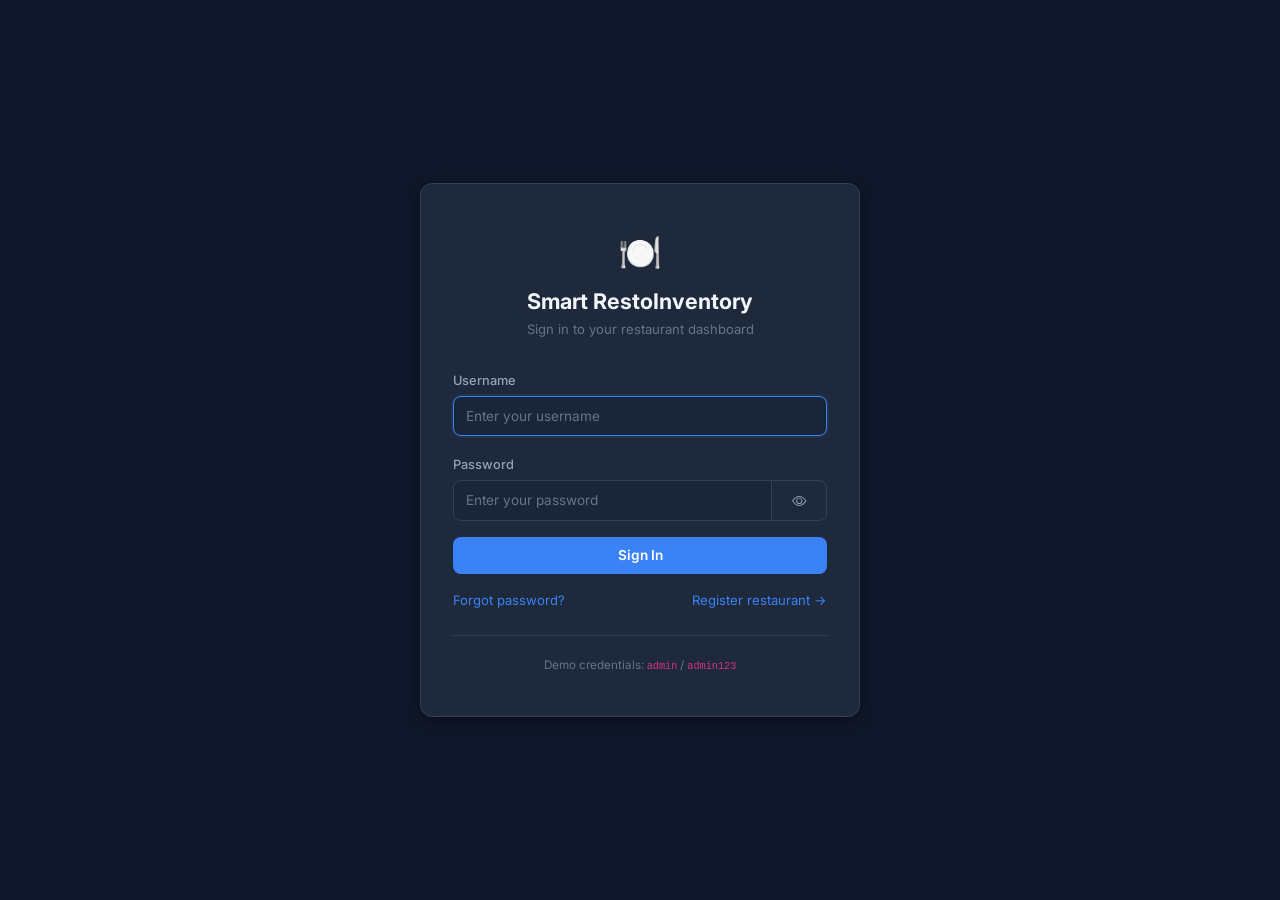
<file: index.html>
<!DOCTYPE html>
<html lang="en">
<head>
    <meta charset="UTF-8">
    <meta name="viewport" content="width=device-width, initial-scale=1.0">
    <meta name="description" content="Smart RestoInventory — Restaurant Management System Login">
    <title>Sign In — Smart RestoInventory</title>
    <link href="https://cdn.jsdelivr.net/npm/bootstrap@5.3.3/dist/css/bootstrap.min.css" rel="stylesheet">
    <link href="https://cdn.jsdelivr.net/npm/bootstrap-icons@1.11.3/font/bootstrap-icons.min.css" rel="stylesheet">
    <link href="css/style.css" rel="stylesheet">
</head>
<body>

<div class="auth-wrapper">
    <div class="auth-card">
        <div class="auth-brand">
            <span class="auth-brand-icon">🍽️</span>
            <h1>Smart RestoInventory</h1>
            <p>Sign in to your restaurant dashboard</p>
        </div>

        <form id="loginForm" novalidate>
            <div class="mb-3">
                <label for="loginUsername" class="form-label">Username</label>
                <input type="text" class="form-control" id="loginUsername" placeholder="Enter your username" required autofocus>
            </div>
            <div class="mb-3">
                <label for="loginPassword" class="form-label">Password</label>
                <div class="input-group">
                    <input type="password" class="form-control" id="loginPassword" placeholder="Enter your password" required>
                    <button class="btn btn-outline-custom" type="button" id="togglePassword" title="Show/hide">
                        <i class="bi bi-eye" style="font-size:0.9rem;"></i>
                    </button>
                </div>
            </div>

            <div id="loginError" class="error-inline mb-3">
                <i class="bi bi-exclamation-circle"></i> <span id="loginErrorText"></span>
            </div>

            <button type="submit" class="btn btn-primary-custom w-100 py-2 mb-3">Sign In</button>
        </form>

        <div class="d-flex justify-content-between">
            <a href="#" class="small" data-bs-toggle="modal" data-bs-target="#forgotPasswordModal">Forgot password?</a>
            <a href="register.html" class="small">Register restaurant →</a>
        </div>

        <div class="mt-4 pt-3 text-center" style="border-top:1px solid var(--border);">
            <span class="form-text">Demo credentials: <code>admin</code> / <code>admin123</code></span>
        </div>
    </div>
</div>

<!-- Forgot Password Modal -->
<div class="modal fade" id="forgotPasswordModal" tabindex="-1" aria-hidden="true">
    <div class="modal-dialog modal-dialog-centered">
        <div class="modal-content">
            <div class="modal-header">
                <h5 class="modal-title"><i class="bi bi-key me-1"></i> Reset Password</h5>
                <button type="button" class="btn-close" data-bs-dismiss="modal"></button>
            </div>
            <div class="modal-body">
                <div id="resetStep1">
                    <p class="small" style="color:var(--text-secondary)">Enter your username to reset your password.</p>
                    <div class="mb-3">
                        <label for="resetUsername" class="form-label">Username</label>
                        <input type="text" class="form-control" id="resetUsername" placeholder="Your username" required>
                    </div>
                    <div id="resetError1" class="error-inline mb-2"><i class="bi bi-exclamation-circle"></i> <span id="resetErrorText1"></span></div>
                    <button class="btn btn-primary-custom w-100" id="resetLookupBtn">Find Account</button>
                </div>
                <div id="resetStep2" style="display:none;">
                    <p class="small" style="color:var(--text-secondary)">Set a new password for <strong id="resetForUser"></strong>.</p>
                    <div class="mb-3">
                        <label for="resetNewPassword" class="form-label">New Password</label>
                        <input type="password" class="form-control" id="resetNewPassword" placeholder="New password" required>
                    </div>
                    <div class="mb-3">
                        <label for="resetConfirmPassword" class="form-label">Confirm Password</label>
                        <input type="password" class="form-control" id="resetConfirmPassword" placeholder="Confirm password" required>
                    </div>
                    <div id="resetError2" class="error-inline mb-2"><i class="bi bi-exclamation-circle"></i> <span id="resetErrorText2"></span></div>
                    <button class="btn btn-primary-custom w-100" id="resetSaveBtn">Reset Password</button>
                </div>
            </div>
        </div>
    </div>
</div>

<script src="https://cdn.jsdelivr.net/npm/bootstrap@5.3.3/dist/js/bootstrap.bundle.min.js"></script>
<script src="js/storage.js"></script>
<script src="js/auth.js"></script>
<script>
    if (getSession()) window.location.href = 'dashboard.html';

    document.getElementById('loginForm').addEventListener('submit', function(e) {
        e.preventDefault();
        const u = document.getElementById('loginUsername').value.trim();
        const p = document.getElementById('loginPassword').value;
        const err = document.getElementById('loginError');
        const errT = document.getElementById('loginErrorText');
        if (!u || !p) { errT.textContent = 'Please enter both fields.'; err.classList.add('visible'); return; }
        const r = loginUser(u, p);
        if (r.success) { err.classList.remove('visible'); window.location.href = 'dashboard.html'; }
        else { errT.textContent = r.message; err.classList.add('visible'); }
    });

    document.getElementById('togglePassword').addEventListener('click', function() {
        const inp = document.getElementById('loginPassword');
        const ic = this.querySelector('i');
        if (inp.type === 'password') { inp.type = 'text'; ic.classList.replace('bi-eye','bi-eye-slash'); }
        else { inp.type = 'password'; ic.classList.replace('bi-eye-slash','bi-eye'); }
    });

    document.getElementById('resetLookupBtn').addEventListener('click', function() {
        const u = document.getElementById('resetUsername').value.trim();
        const err = document.getElementById('resetError1'), errT = document.getElementById('resetErrorText1');
        if (!u) { errT.textContent = 'Please enter a username.'; err.classList.add('visible'); return; }
        if (!usernameExists(u)) { errT.textContent = 'Username not found.'; err.classList.add('visible'); return; }
        err.classList.remove('visible');
        document.getElementById('resetStep1').style.display = 'none';
        document.getElementById('resetStep2').style.display = 'block';
        document.getElementById('resetForUser').textContent = u;
    });

    document.getElementById('resetSaveBtn').addEventListener('click', function() {
        const u = document.getElementById('resetForUser').textContent;
        const pw = document.getElementById('resetNewPassword').value;
        const cpw = document.getElementById('resetConfirmPassword').value;
        const err = document.getElementById('resetError2'), errT = document.getElementById('resetErrorText2');
        if (!pw || pw.length < 4) { errT.textContent = 'Password must be at least 4 characters.'; err.classList.add('visible'); return; }
        if (pw !== cpw) { errT.textContent = 'Passwords do not match.'; err.classList.add('visible'); return; }
        const r = resetPassword(u, pw);
        if (r.success) {
            bootstrap.Modal.getInstance(document.getElementById('forgotPasswordModal')).hide();
            document.getElementById('resetStep1').style.display = 'block';
            document.getElementById('resetStep2').style.display = 'none';
            const le = document.getElementById('loginError'), lt = document.getElementById('loginErrorText');
            le.classList.add('visible'); le.style.color = 'var(--green)';
            lt.innerHTML = '✓ ' + r.message;
            setTimeout(() => { le.classList.remove('visible'); le.style.color = ''; }, 4000);
        } else { errT.textContent = r.message; err.classList.add('visible'); }
    });

    (function() {
        const p = new URLSearchParams(window.location.search);
        if (p.get('registered') === 'true') {
            const e = document.getElementById('loginError'), t = document.getElementById('loginErrorText');
            e.classList.add('visible'); e.style.color = 'var(--green)';
            t.innerHTML = '✓ Registration successful! You can now sign in.';
            setTimeout(() => { e.classList.remove('visible'); e.style.color = ''; }, 5000);
            window.history.replaceState({}, '', 'index.html');
        }
    })();
</script>
</body>
</html>
</file>
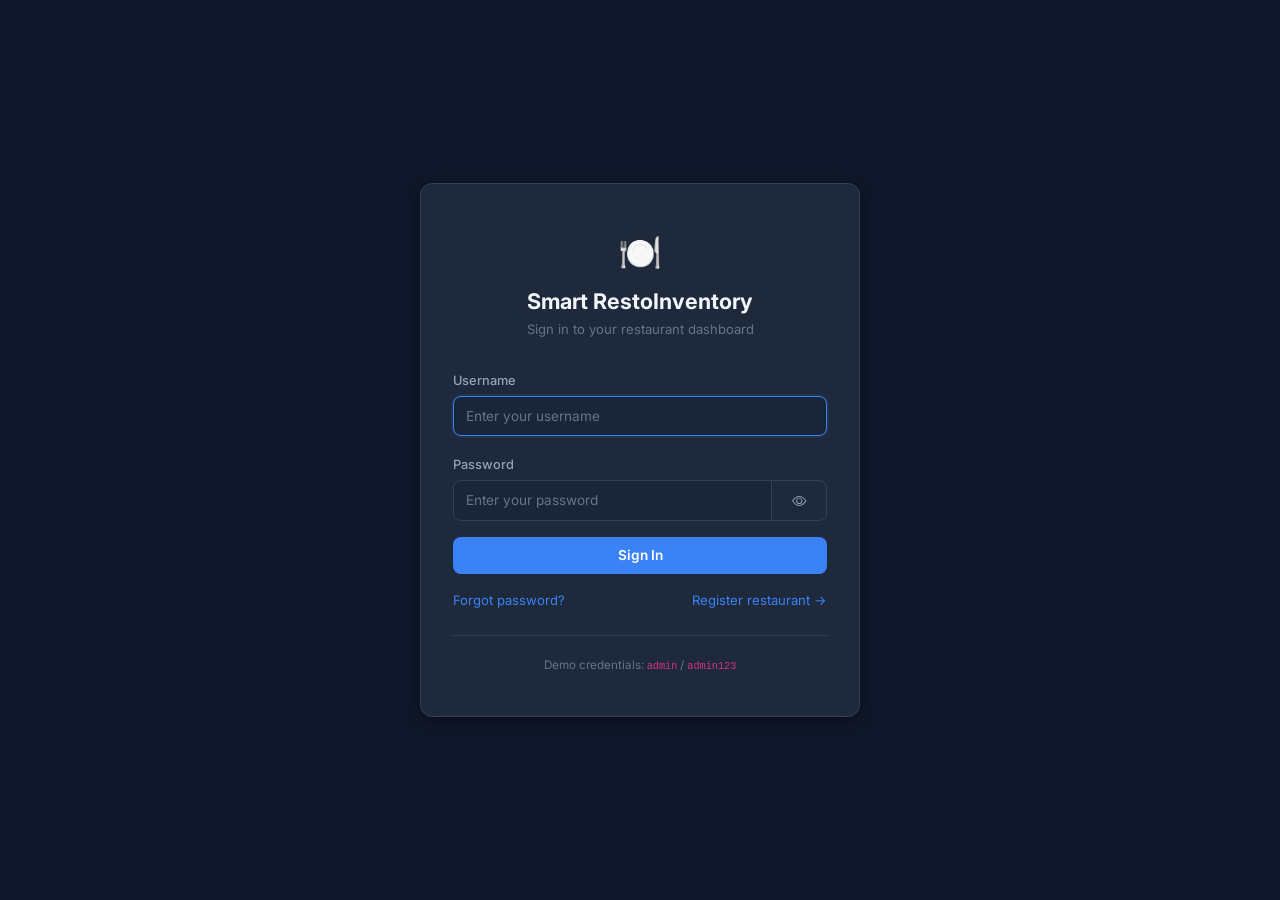
<file: billing.html>
<!DOCTYPE html>
<html lang="en">
<head>
    <meta charset="UTF-8">
    <meta name="viewport" content="width=device-width, initial-scale=1.0">
    <meta name="description" content="Process orders and generate bills">
    <title>Billing — Smart RestoInventory</title>
    <link href="https://cdn.jsdelivr.net/npm/bootstrap@5.3.3/dist/css/bootstrap.min.css" rel="stylesheet">
    <link href="https://cdn.jsdelivr.net/npm/bootstrap-icons@1.11.3/font/bootstrap-icons.min.css" rel="stylesheet">
    <link href="css/style.css" rel="stylesheet">
</head>
<body>
<div class="app-layout">
    <aside class="sidebar" id="sidebar-container"></aside>
    <main class="main-content">
        <header class="top-bar" id="topbar-container"></header>
        <div class="page-content">

            <div class="page-header">
                <h1>Billing</h1>
                <p>Process orders, validate stock availability, and generate receipts</p>
            </div>

            <div class="row g-4">
                <!-- Order Form -->
                <div class="col-lg-7">
                    <div class="card-dark">
                        <div class="card-dark-header">
                            <h5><i class="bi bi-cart3 me-1"></i> New Order</h5>
                        </div>
                        <div class="mb-3">
                            <label for="tableNumber" class="form-label">Table Number *</label>
                            <input type="number" class="form-control" id="tableNumber" placeholder="e.g. 5" min="1" required style="max-width:200px;">
                        </div>
                        <label class="form-label">Order Items</label>
                        <div id="orderItems"></div>
                        <button type="button" class="btn btn-outline-custom btn-sm mt-2 mb-3" onclick="addOrderItem()">
                            <i class="bi bi-plus me-1"></i> Add Item
                        </button>
                        <div class="d-flex gap-2 pt-3" style="border-top:1px solid var(--border)">
                            <button class="btn btn-primary-custom" onclick="generateBill()">
                                <i class="bi bi-receipt me-1"></i> Generate Bill
                            </button>
                            <button class="btn btn-outline-custom" onclick="clearOrder()">Clear</button>
                        </div>
                    </div>
                </div>

                <!-- Recent Bills -->
                <div class="col-lg-5">
                    <div class="card-dark">
                        <div class="card-dark-header">
                            <h5><i class="bi bi-clock-history me-1"></i> Recent Bills</h5>
                        </div>
                        <div id="recentBills"></div>
                    </div>
                </div>
            </div>

        </div>
    </main>
</div>

<!-- Stock Error Modal -->
<div class="modal fade" id="stockErrorModal" tabindex="-1" aria-hidden="true">
    <div class="modal-dialog modal-dialog-centered">
        <div class="modal-content">
            <div class="modal-header" style="border-bottom-color:var(--red)">
                <h5 class="modal-title text-red"><i class="bi bi-exclamation-triangle me-1"></i> Insufficient Stock</h5>
                <button type="button" class="btn-close" data-bs-dismiss="modal"></button>
            </div>
            <div class="modal-body" id="stockErrorBody"></div>
            <div class="modal-footer">
                <button class="btn btn-outline-custom" data-bs-dismiss="modal">Close</button>
            </div>
        </div>
    </div>
</div>

<!-- Receipt Modal -->
<div class="modal fade" id="receiptModal" tabindex="-1" aria-hidden="true">
    <div class="modal-dialog modal-dialog-centered">
        <div class="modal-content">
            <div class="modal-header">
                <h5 class="modal-title"><i class="bi bi-receipt me-1"></i> Bill Receipt</h5>
                <button type="button" class="btn-close" data-bs-dismiss="modal"></button>
            </div>
            <div class="modal-body" id="receiptBody"></div>
            <div class="modal-footer">
                <button class="btn btn-outline-custom" data-bs-dismiss="modal">Close</button>
                <button class="btn btn-primary-custom" id="confirmPayBtn">
                    <i class="bi bi-check-circle me-1"></i> Confirm Payment
                </button>
            </div>
        </div>
    </div>
</div>

<script src="https://cdn.jsdelivr.net/npm/bootstrap@5.3.3/dist/js/bootstrap.bundle.min.js"></script>
<script src="js/storage.js"></script>
<script src="js/auth.js"></script>
<script src="js/app.js"></script>
<script src="js/logs.js"></script>
<script src="js/inventory.js"></script>
<script src="js/recipe.js"></script>
<script src="js/billing.js"></script>
<script>
    let pendingBill = null;

    document.addEventListener('DOMContentLoaded', function() {
        if (!requireAuth()) return;
        renderNavbar('Billing');
        addOrderItem();
        renderRecentBills();
    });

    function getDishOptions(sel) {
        const dishes = getAllDishes();
        return '<option value="" disabled '+(sel?'':'selected')+'>Select dish</option>' +
            dishes.map(d=>`<option value="${d.id}" ${d.id===sel?'selected':''}>${d.dishName} — ${formatCurrency(d.price)}</option>`).join('');
    }

    function addOrderItem(dishId, qty) {
        const div = document.createElement('div');
        div.className = 'order-item-row d-flex gap-2 align-items-center';
        div.innerHTML = `<select class="form-select form-select-sm order-dish" style="flex:3" required>${getDishOptions(dishId||'')}</select>
            <input type="number" class="form-control form-control-sm order-qty" placeholder="Qty" min="1" value="${qty||1}" style="flex:1" required>
            <button type="button" class="btn btn-ghost btn-sm text-red" onclick="this.parentElement.remove()"><i class="bi bi-x-lg"></i></button>`;
        document.getElementById('orderItems').appendChild(div);
    }

    function clearOrder() {
        document.getElementById('tableNumber').value = '';
        document.getElementById('orderItems').innerHTML = '';
        addOrderItem();
    }

    function generateBill() {
        const tableNum = parseInt(document.getElementById('tableNumber').value);
        if (!tableNum || tableNum < 1) { showToast('Enter a valid table number.','danger'); return; }

        const rows = document.getElementById('orderItems').querySelectorAll('.order-item-row');
        const items = [];
        let valid = true;
        rows.forEach(r => {
            const dishId = r.querySelector('.order-dish').value;
            const qty = parseInt(r.querySelector('.order-qty').value);
            if (!dishId || !qty || qty < 1) { valid = false; return; }
            const dish = getRecipeById(dishId);
            if (!dish) { valid = false; return; }
            items.push({ dishId, dishName: dish.dishName, qty, priceAtSale: dish.price });
        });

        if (!valid || !items.length) { showToast('Add at least one dish with valid quantity.','danger'); return; }

        // Stock validation
        const errors = [];
        items.forEach(item => {
            const check = checkStockAvailability(item.dishId, item.qty);
            if (!check.available) errors.push(check.message);
        });

        if (errors.length) {
            document.getElementById('stockErrorBody').innerHTML = errors.map(e =>
                `<div class="d-flex align-items-start gap-2 mb-2"><i class="bi bi-exclamation-circle text-red mt-1"></i><span>${e}</span></div>`
            ).join('');
            new bootstrap.Modal(document.getElementById('stockErrorModal')).show();
            return;
        }

        // All stock OK — show receipt preview
        const totals = calculateTotal(items);
        pendingBill = { tableNumber: tableNum, items, ...totals };

        const session = getSession();
        document.getElementById('receiptBody').innerHTML = `
            <div class="receipt-view">
                <h5>${session ? session.restaurantName : 'Smart RestoInventory'}</h5>
                <table>
                    <tr><td>Table:</td><td class="text-end">${tableNum}</td></tr>
                    <tr><td>Date:</td><td class="text-end">${new Date().toLocaleDateString('en-IN')}</td></tr>
                </table>
                <hr style="border-style:dashed;border-color:#ccc;">
                <table>
                    <thead><tr><th style="text-align:left">Item</th><th style="text-align:center">Qty</th><th style="text-align:right">Amt</th></tr></thead>
                    <tbody>${items.map(i=>`<tr><td>${i.dishName}</td><td style="text-align:center">${i.qty}</td><td style="text-align:right">${formatCurrency(i.priceAtSale*i.qty)}</td></tr>`).join('')}</tbody>
                </table>
                <hr style="border-style:dashed;border-color:#ccc;">
                <table>
                    <tr><td>Subtotal</td><td class="text-end">${formatCurrency(totals.subtotal)}</td></tr>
                    <tr><td>GST (5%)</td><td class="text-end">${formatCurrency(totals.tax)}</td></tr>
                </table>
                <div class="receipt-total d-flex justify-content-between">
                    <span>TOTAL</span><span>${formatCurrency(totals.total)}</span>
                </div>
            </div>`;

        new bootstrap.Modal(document.getElementById('receiptModal')).show();
    }

    // Confirm payment
    document.addEventListener('click', function(e) {
        if (e.target.id === 'confirmPayBtn' || e.target.closest('#confirmPayBtn')) {
            if (!pendingBill) return;
            // Deduct stock
            pendingBill.items.forEach(item => deductStockAndNotify(item.dishId, item.qty));
            // Save bill
            createBill(pendingBill);
            // Close modal and reset
            bootstrap.Modal.getInstance(document.getElementById('receiptModal')).hide();
            showToast('Payment confirmed! Bill saved.','success');
            clearOrder();
            renderRecentBills();
            pendingBill = null;
        }
    });

    function renderRecentBills() {
        const bills = getAllBills().sort((a,b)=>new Date(b.timestamp)-new Date(a.timestamp)).slice(0,8);
        const el = document.getElementById('recentBills');
        if (!bills.length) { el.innerHTML = '<p class="small" style="color:var(--text-muted)">No bills yet.</p>'; return; }
        el.innerHTML = `<div class="table-responsive"><table class="tbl">
            <thead><tr><th>Table</th><th>Items</th><th>Total</th><th>Time</th></tr></thead>
            <tbody>${bills.map(b=>`<tr>
                <td>${b.tableNumber}</td>
                <td>${b.items.map(i=>i.dishName+' ×'+i.qty).join(', ')}</td>
                <td class="fw-600">${formatCurrency(b.total)}</td>
                <td class="small" style="color:var(--text-muted)">${formatDate(b.timestamp)}</td>
            </tr>`).join('')}</tbody>
        </table></div>`;
    }
</script>
</body>
</html>
</file>
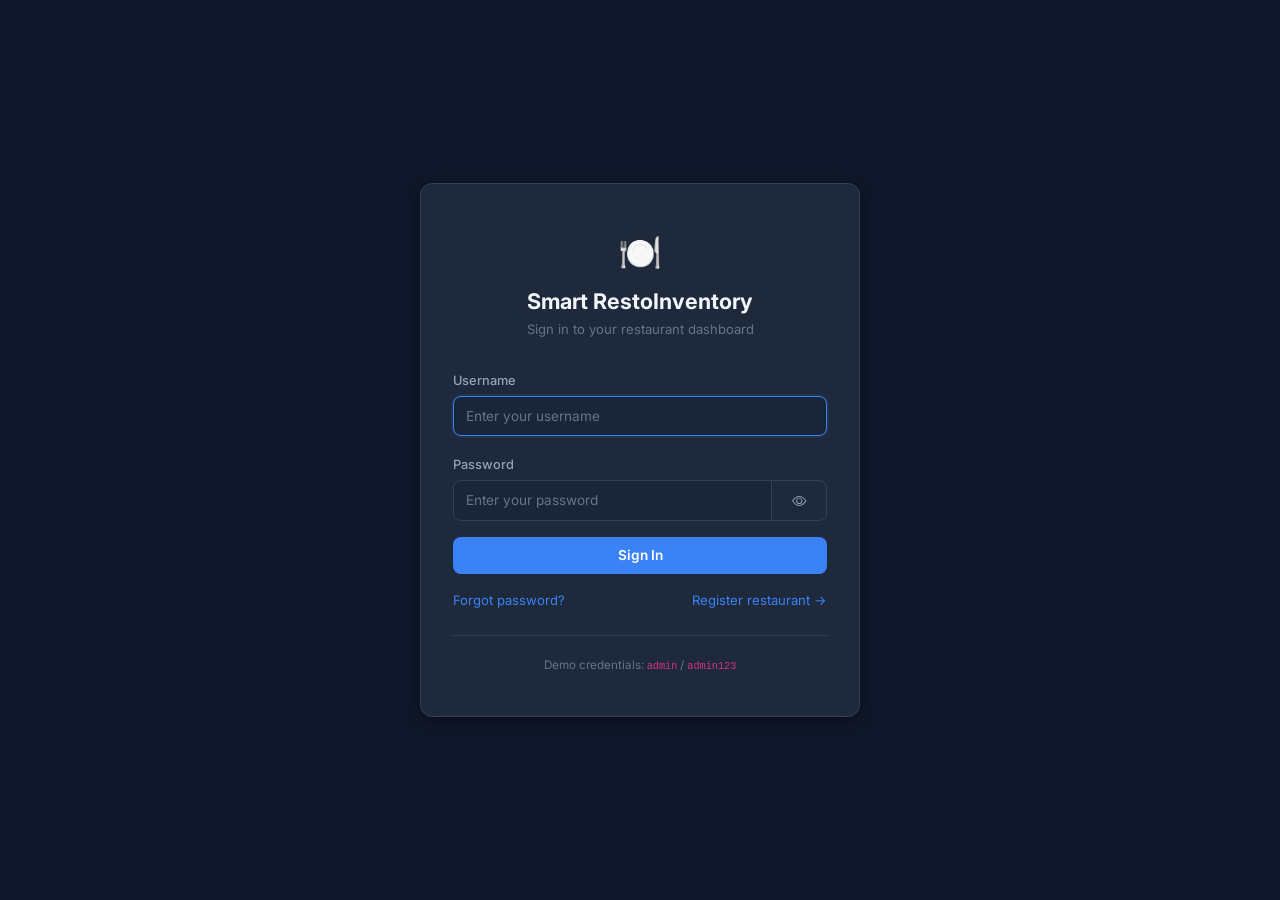
<file: dashboard.html>
<!DOCTYPE html>
<html lang="en">
<head>
    <meta charset="UTF-8">
    <meta name="viewport" content="width=device-width, initial-scale=1.0">
    <meta name="description" content="Smart RestoInventory Dashboard">
    <title>Dashboard — Smart RestoInventory</title>
    <link href="https://cdn.jsdelivr.net/npm/bootstrap@5.3.3/dist/css/bootstrap.min.css" rel="stylesheet">
    <link href="https://cdn.jsdelivr.net/npm/bootstrap-icons@1.11.3/font/bootstrap-icons.min.css" rel="stylesheet">
    <link href="css/style.css" rel="stylesheet">
</head>
<body>
<div class="app-layout">
    <aside class="sidebar" id="sidebar-container"></aside>
    <main class="main-content">
        <header class="top-bar" id="topbar-container"></header>
        <div class="page-content">

            <div class="page-header">
                <h1>Dashboard</h1>
                <p>Your restaurant at a glance</p>
            </div>

            <!-- Metrics Row -->
            <div class="row g-3 mb-4">
                <div class="col-6 col-lg-3">
                    <div class="metric-card">
                        <div class="metric-icon blue"><i class="bi bi-box-seam"></i></div>
                        <div class="metric-body">
                            <div class="metric-value" id="statIngredients">—</div>
                            <div class="metric-label">Ingredients</div>
                        </div>
                    </div>
                </div>
                <div class="col-6 col-lg-3">
                    <div class="metric-card">
                        <div class="metric-icon green"><i class="bi bi-journal-richtext"></i></div>
                        <div class="metric-body">
                            <div class="metric-value" id="statDishes">—</div>
                            <div class="metric-label">Dishes on Menu</div>
                        </div>
                    </div>
                </div>
                <div class="col-6 col-lg-3">
                    <div class="metric-card">
                        <div class="metric-icon amber"><i class="bi bi-receipt"></i></div>
                        <div class="metric-body">
                            <div class="metric-value" id="statBills">—</div>
                            <div class="metric-label">Bills Today</div>
                        </div>
                    </div>
                </div>
                <div class="col-6 col-lg-3">
                    <div class="metric-card">
                        <div class="metric-icon red"><i class="bi bi-exclamation-triangle"></i></div>
                        <div class="metric-body">
                            <div class="metric-value" id="statLowStock">—</div>
                            <div class="metric-label">Low Stock Items</div>
                        </div>
                    </div>
                </div>
            </div>

            <!-- Module Tiles -->
            <div class="row g-3">
                <div class="col-md-6 col-xl-3">
                    <a href="inventory.html" class="dash-tile">
                        <div class="dash-tile-icon ic-inventory"><i class="bi bi-box-seam"></i></div>
                        <h5>Inventory</h5>
                        <p>Track ingredients, monitor stock levels, and generate purchase orders</p>
                        <div class="tile-footer" id="tileBadgeInv">Manage inventory →</div>
                    </a>
                </div>
                <div class="col-md-6 col-xl-3">
                    <a href="recipe.html" class="dash-tile">
                        <div class="dash-tile-icon ic-recipe"><i class="bi bi-journal-richtext"></i></div>
                        <h5>Recipe Menu</h5>
                        <p>Build dishes, manage recipes, and set pricing for your menu</p>
                        <div class="tile-footer">Build recipes →</div>
                    </a>
                </div>
                <div class="col-md-6 col-xl-3">
                    <a href="billing.html" class="dash-tile">
                        <div class="dash-tile-icon ic-billing"><i class="bi bi-receipt"></i></div>
                        <h5>Billing</h5>
                        <p>Process orders, validate stock availability, and generate receipts</p>
                        <div class="tile-footer">Create bills →</div>
                    </a>
                </div>
                <div class="col-md-6 col-xl-3">
                    <a href="logs.html" class="dash-tile">
                        <div class="dash-tile-icon ic-logs"><i class="bi bi-clock-history"></i></div>
                        <h5>Activity Logs</h5>
                        <p>View billing history, menu audits, and stock change records</p>
                        <div class="tile-footer">View logs →</div>
                    </a>
                </div>
            </div>

        </div>
    </main>
</div>

<script src="https://cdn.jsdelivr.net/npm/bootstrap@5.3.3/dist/js/bootstrap.bundle.min.js"></script>
<script src="js/storage.js"></script>
<script src="js/auth.js"></script>
<script src="js/app.js"></script>
<script src="js/logs.js"></script>
<script src="js/inventory.js"></script>
<script src="js/recipe.js"></script>
<script src="js/billing.js"></script>
<script>
    document.addEventListener('DOMContentLoaded', function() {
        if (!requireAuth()) return;
        renderNavbar('Dashboard');

        const ingredients = getAllIngredients();
        const dishes = getAllDishes();
        const bills = getAllBills();
        const lowStock = getLowStockItems();
        const today = new Date().toDateString();
        const billsToday = bills.filter(b => new Date(b.timestamp).toDateString() === today);

        document.getElementById('statIngredients').textContent = ingredients.length;
        document.getElementById('statDishes').textContent = dishes.length;
        document.getElementById('statBills').textContent = billsToday.length;

        const lsEl = document.getElementById('statLowStock');
        lsEl.textContent = lowStock.length;
        if (lowStock.length > 0) lsEl.classList.add('metric-negative');

        if (lowStock.length > 0) {
            document.getElementById('tileBadgeInv').innerHTML = `<span class="badge bg-warning" style="font-size:0.7rem;">${lowStock.length} low stock</span> Manage inventory →`;
        }
    });
</script>
</body>
</html>
</file>
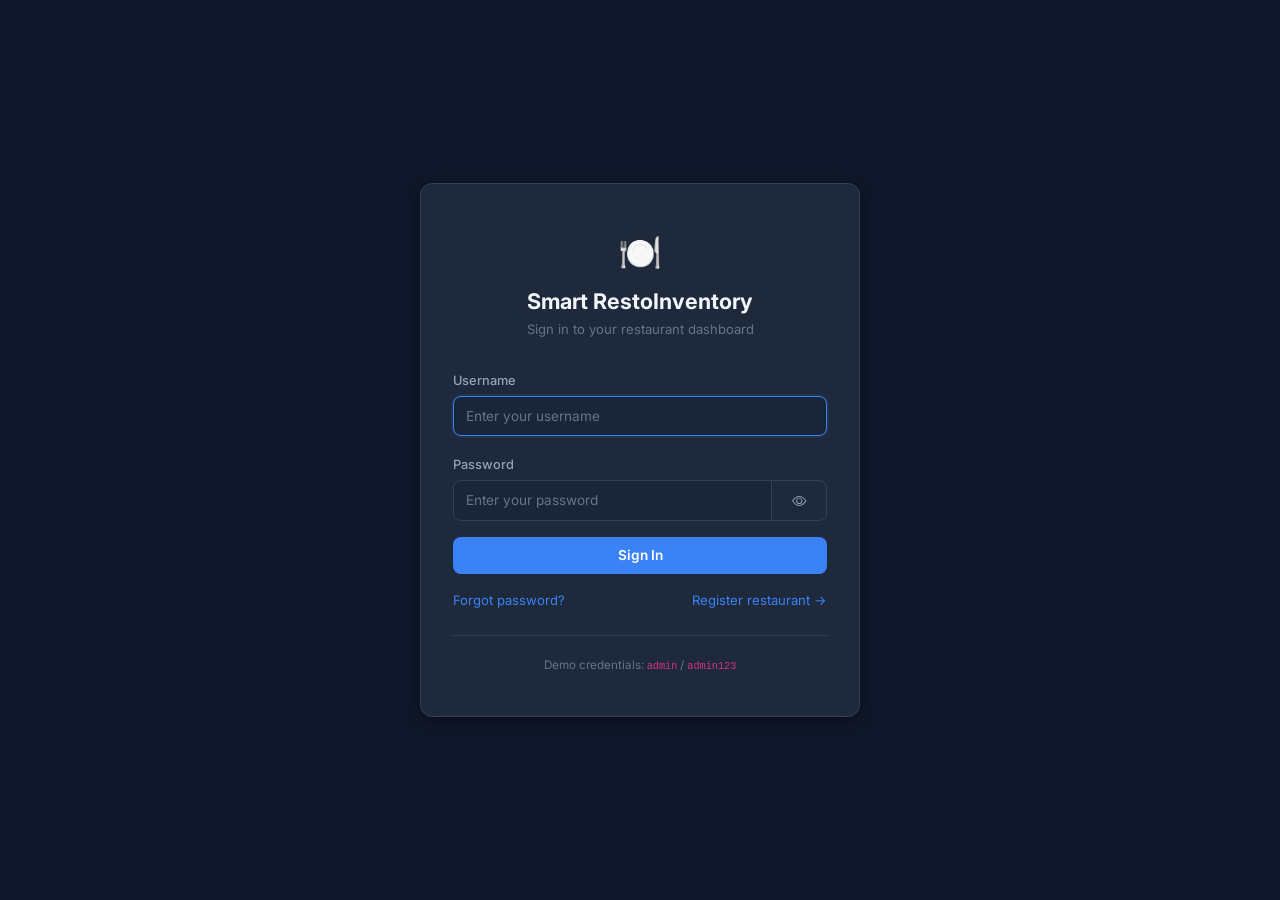
<file: inventory.html>
<!DOCTYPE html>
<html lang="en">
<head>
    <meta charset="UTF-8">
    <meta name="viewport" content="width=device-width, initial-scale=1.0">
    <meta name="description" content="Manage restaurant ingredient inventory">
    <title>Inventory — Smart RestoInventory</title>
    <link href="https://cdn.jsdelivr.net/npm/bootstrap@5.3.3/dist/css/bootstrap.min.css" rel="stylesheet">
    <link href="https://cdn.jsdelivr.net/npm/bootstrap-icons@1.11.3/font/bootstrap-icons.min.css" rel="stylesheet">
    <link href="css/style.css" rel="stylesheet">
    <style>
        .batch-table { font-size: 0.82rem; }
        .batch-table th, .batch-table td { padding: 6px 10px; }
        .section-divider {
            border: none;
            border-top: 1px solid var(--border-color, #333);
            margin: 18px 0 14px;
        }
        .section-label {
            font-size: 0.78rem;
            font-weight: 700;
            letter-spacing: 0.07em;
            text-transform: uppercase;
            color: var(--text-muted);
            margin-bottom: 10px;
        }
        .remove-form-row td { background: var(--surface-2, #1e1e2e); padding: 8px 10px; }
    </style>
</head>
<body>
<div class="app-layout">
    <aside class="sidebar" id="sidebar-container"></aside>
    <main class="main-content">
        <header class="top-bar" id="topbar-container"></header>
        <div class="page-content">

            <div class="page-header d-flex justify-content-between align-items-start flex-wrap gap-2">
                <div>
                    <h1>Inventory</h1>
                    <p>Track ingredients, monitor stock levels, and manage batch expiry dates</p>
                </div>
                <div class="d-flex gap-2 no-print">
                    <button class="btn btn-outline-custom" onclick="openPurchaseOrder()">
                        <i class="bi bi-cart-check me-1"></i> Purchase Order
                    </button>
                    <button class="btn btn-primary-custom" onclick="openAddForm()" data-bs-toggle="modal" data-bs-target="#ingredientModal">
                        <i class="bi bi-plus-lg me-1"></i> Add Ingredient
                    </button>
                </div>
            </div>

            <!-- Inventory Table -->
            <div class="card-dark">
                <div class="table-responsive">
                    <table class="tbl" id="inventoryTable">
                        <thead>
                            <tr>
                                <th>#</th>
                                <th>Name</th>
                                <th>Category</th>
                                <th>Total Qty</th>
                                <th>Cost / Unit</th>
                                <th>Batches</th>
                                <th>Nearest Expiry</th>
                                <th>Stock Status</th>
                                <th class="no-print">Actions</th>
                            </tr>
                        </thead>
                        <tbody id="inventoryBody"></tbody>
                    </table>
                </div>
                <div class="empty-state" id="emptyState" style="display:none;">
                    <span class="empty-state-icon">📦</span>
                    <p>No ingredients added yet. Click "Add Ingredient" to get started.</p>
                </div>
            </div>

        </div>
    </main>
</div>

<!-- ═══════════════════════════════════════════════
     Add / Edit Ingredient Modal
═══════════════════════════════════════════════ -->
<div class="modal fade" id="ingredientModal" tabindex="-1" aria-hidden="true">
    <div class="modal-dialog modal-dialog-centered modal-lg">
        <div class="modal-content">
            <div class="modal-header">
                <h5 class="modal-title" id="ingredientModalLabel">Add Ingredient</h5>
                <button type="button" class="btn-close" data-bs-dismiss="modal"></button>
            </div>
            <div class="modal-body">
                <form id="ingredientForm" novalidate>
                    <input type="hidden" id="editIngredientId">

                    <!-- ── Always-visible detail fields ── -->
                    <div class="row g-3 mb-3">
                        <div class="col-12 col-md-6">
                            <label for="ingName" class="form-label">Name *</label>
                            <input type="text" class="form-control" id="ingName" placeholder="e.g. Tomatoes" required>
                        </div>
                        <div class="col-6 col-md-3">
                            <label for="ingCategory" class="form-label">Category *</label>
                            <select class="form-select" id="ingCategory" required>
                                <option value="" disabled selected>Select</option>
                                <option>Vegetables</option><option>Fruits</option><option>Dairy</option>
                                <option>Meat</option><option>Seafood</option><option>Grains</option>
                                <option>Oils</option><option>Spices</option><option>Beverages</option><option>Other</option>
                            </select>
                        </div>
                        <div class="col-6 col-md-3">
                            <label for="ingUnit" class="form-label">Unit *</label>
                            <select class="form-select" id="ingUnit" required>
                                <option value="g">Grams (g)</option>
                                <option value="mL">Millilitres (mL)</option>
                                <option value="pcs">Pieces (pcs)</option>
                                <option value="kg">Kilograms (kg)</option>
                                <option value="L">Litres (L)</option>
                            </select>
                        </div>
                    </div>
                    <div class="row g-3 mb-3">
                        <div class="col-6">
                            <label for="ingCostPerUnit" class="form-label">Cost per Unit (₹) *</label>
                            <input type="number" class="form-control" id="ingCostPerUnit" placeholder="e.g. 0.04" required min="0" step="any">
                            <div class="form-text">Per 1 g / 1 mL / 1 pc</div>
                        </div>
                        <div class="col-6">
                            <label for="ingThreshold" class="form-label">Low Stock Threshold</label>
                            <input type="number" class="form-control" id="ingThreshold" value="50" min="0" step="any">
                            <div class="form-text">Alert when quantity falls below this</div>
                        </div>
                    </div>

                    <!-- ── ADD MODE: Initial stock + expiry ── -->
                    <div id="addFields">
                        <hr class="section-divider">
                        <p class="section-label">Initial Stock Batch</p>
                        <div class="row g-3">
                            <div class="col-6">
                                <label for="ingQuantity" class="form-label">Quantity *</label>
                                <input type="number" class="form-control" id="ingQuantity" placeholder="e.g. 5000" min="0" step="any">
                            </div>
                            <div class="col-6">
                                <label for="ingExpiryDate" class="form-label">Expiry Date *</label>
                                <input type="date" class="form-control" id="ingExpiryDate">
                                <div class="form-text">Required — when does this batch expire?</div>
                            </div>
                        </div>
                    </div>

                    <!-- ── EDIT MODE: Batch list + add new batch ── -->
                    <div id="editBatchSection" style="display:none;">
                        <hr class="section-divider">
                        <p class="section-label">Current Stock Batches</p>
                        <div id="batchesTableContainer" class="mb-3"></div>

                        <hr class="section-divider">
                        <p class="section-label">Add New Stock Batch</p>
                        <div class="row g-3 align-items-end">
                            <div class="col-5">
                                <label for="newBatchQty" class="form-label">Quantity to Add</label>
                                <input type="number" class="form-control" id="newBatchQty" placeholder="e.g. 2000" min="1" step="any">
                            </div>
                            <div class="col-5">
                                <label for="newBatchExpiry" class="form-label">Expiry Date</label>
                                <input type="date" class="form-control" id="newBatchExpiry">
                            </div>
                            <div class="col-2">
                                <button type="button" class="btn btn-primary-custom w-100" onclick="addNewBatch()">
                                    <i class="bi bi-plus-lg"></i>
                                </button>
                            </div>
                        </div>
                    </div>
                </form>
            </div>
            <div class="modal-footer">
                <button class="btn btn-outline-custom" data-bs-dismiss="modal">Cancel</button>
                <button class="btn btn-primary-custom" onclick="saveIngredient()">Save Details</button>
            </div>
        </div>
    </div>
</div>

<!-- ═══════════════════════════════════════════════
     Purchase Order Modal
═══════════════════════════════════════════════ -->
<div class="modal fade" id="purchaseOrderModal" tabindex="-1" aria-hidden="true">
    <div class="modal-dialog modal-lg modal-dialog-centered">
        <div class="modal-content">
            <div class="modal-header">
                <h5 class="modal-title"><i class="bi bi-cart-check me-1"></i> Purchase Order</h5>
                <button type="button" class="btn-close" data-bs-dismiss="modal"></button>
            </div>
            <div class="modal-body" id="poBody"></div>
            <div class="modal-footer">
                <button class="btn btn-outline-custom" data-bs-dismiss="modal">Close</button>
                <button class="btn btn-primary-custom" onclick="window.print()"><i class="bi bi-printer me-1"></i> Print</button>
            </div>
        </div>
    </div>
</div>

<script src="https://cdn.jsdelivr.net/npm/bootstrap@5.3.3/dist/js/bootstrap.bundle.min.js"></script>
<script src="js/storage.js"></script>
<script src="js/auth.js"></script>
<script src="js/app.js"></script>
<script src="js/logs.js"></script>
<script src="js/inventory.js"></script>
<script>
    // ─── Page Init ───────────────────────────────────────────────────
    document.addEventListener('DOMContentLoaded', function () {
        if (!requireAuth()) return;
        renderNavbar('Inventory');
        checkExpiryAndAutoWaste();   // scan for expired batches every page load
        renderInventory();
    });

    // ─── Main Table ──────────────────────────────────────────────────
    function renderInventory() {
        const items = getAllIngredients();
        const tbody = document.getElementById('inventoryBody');
        const empty = document.getElementById('emptyState');

        if (!items.length) {
            tbody.innerHTML = '';
            empty.style.display = 'block';
            return;
        }
        empty.style.display = 'none';

        tbody.innerHTML = items.map((item, i) => {
            const batchCount = (item.batches || []).length;
            const batchLabel = batchCount > 0
                ? `<span class="badge bg-secondary">${batchCount} batch${batchCount > 1 ? 'es' : ''}</span>`
                : '<span class="text-muted small">—</span>';
            return `
            <tr>
                <td>${i + 1}</td>
                <td><strong>${item.name}</strong></td>
                <td>${item.category}</td>
                <td>${item.quantity} ${item.unit}</td>
                <td>${formatCurrency(item.costPerUnit)}</td>
                <td>${batchLabel}</td>
                <td>${getExpiryBadge(item)}</td>
                <td>${getStockBadge(item)}</td>
                <td class="no-print">
                    <button class="btn btn-ghost" onclick="openEditForm('${item.id}')" title="Edit / Manage Batches">
                        <i class="bi bi-pencil"></i>
                    </button>
                    <button class="btn btn-ghost text-red" onclick="confirmDelete('${item.id}','${item.name.replace(/'/g, "\\'")}')" title="Delete">
                        <i class="bi bi-trash3"></i>
                    </button>
                </td>
            </tr>`;
        }).join('');
    }

    // ─── Add Form ────────────────────────────────────────────────────
    function openAddForm() {
        document.getElementById('ingredientModalLabel').textContent = 'Add New Ingredient';
        document.getElementById('ingredientForm').reset();
        document.getElementById('editIngredientId').value = '';
        document.getElementById('ingThreshold').value = 50;
        document.getElementById('addFields').style.display = 'block';
        document.getElementById('editBatchSection').style.display = 'none';
    }

    // ─── Edit Form ───────────────────────────────────────────────────
    function openEditForm(id) {
        const item = getIngredientById(id);
        if (!item) return;

        document.getElementById('ingredientModalLabel').textContent = 'Edit Ingredient — ' + item.name;
        document.getElementById('editIngredientId').value = id;
        document.getElementById('ingName').value         = item.name;
        document.getElementById('ingCategory').value     = item.category;
        document.getElementById('ingUnit').value         = item.unit;
        document.getElementById('ingCostPerUnit').value  = item.costPerUnit;
        document.getElementById('ingThreshold').value    = item.lowStockThreshold || 50;

        document.getElementById('addFields').style.display        = 'none';
        document.getElementById('editBatchSection').style.display = 'block';

        renderBatchesTable(id);
        document.getElementById('newBatchQty').value    = '';
        document.getElementById('newBatchExpiry').value = '';

        new bootstrap.Modal(document.getElementById('ingredientModal')).show();
    }

    // ─── Batch Table (inside edit modal) ─────────────────────────────
    function renderBatchesTable(itemId) {
        const item    = getIngredientById(itemId);
        const batches = item ? (item.batches || []) : [];
        const el      = document.getElementById('batchesTableContainer');

        if (!batches.length) {
            el.innerHTML = '<p class="text-muted small mb-0">No batches on record for this ingredient. Use the form below to add stock.</p>';
            return;
        }

        const today = new Date(); today.setHours(0, 0, 0, 0);
        let rows = '';

        batches.forEach(function (b) {
            var expLabel = '—';
            var statusBadge = '<span class="badge bg-secondary">No Expiry</span>';
            if (b.expiryDate) {
                var exp = new Date(b.expiryDate); exp.setHours(0,0,0,0);
                var days = Math.ceil((exp - today) / 86400000);
                expLabel = b.expiryDate;
                if      (days < 0)  statusBadge = '<span class="badge bg-danger">Expired</span>';
                else if (days === 0) statusBadge = '<span class="badge bg-danger">Expires Today</span>';
                else if (days <= 3) statusBadge = '<span class="badge bg-warning text-dark">Expires in ' + days + 'd</span>';
                else                statusBadge = '<span class="badge bg-success">OK</span>';
            }

            // Main row
            rows += '<tr>' +
                '<td>' + formatDateShort(b.addedOn) + '</td>' +
                '<td>' + expLabel + '</td>' +
                '<td class="fw-600">' + b.qty + ' ' + item.unit + '</td>' +
                '<td>' + statusBadge + '</td>' +
                '<td><button class="btn btn-ghost text-red btn-sm" onclick="toggleRemoveForm(\'' + b.batchId + '\')" title="Remove stock from this batch"><i class="bi bi-dash-circle"></i> Remove</button></td>' +
                '</tr>';

            // Hidden remove form row
            rows += '<tr class="remove-form-row" id="removeFormRow_' + b.batchId + '" style="display:none;">' +
                '<td colspan="5">' +
                '<div class="d-flex gap-2 align-items-center flex-wrap">' +
                '<div>' +
                '<label class="form-label mb-1" style="font-size:0.78rem">Qty to remove (max ' + b.qty + ' ' + item.unit + ')</label>' +
                '<input type="number" id="removeQty_' + b.batchId + '" class="form-control form-control-sm" style="width:120px" min="1" max="' + b.qty + '" step="any" placeholder="Qty">' +
                '</div>' +
                '<div class="flex-grow-1">' +
                '<label class="form-label mb-1" style="font-size:0.78rem">Reason for removal *</label>' +
                '<input type="text" id="removeReason_' + b.batchId + '" class="form-control form-control-sm" placeholder="e.g. Damaged, Spillage, Correction…">' +
                '</div>' +
                '<div class="d-flex gap-1 align-self-end">' +
                '<button type="button" class="btn btn-danger btn-sm" onclick="confirmRemoveBatch(\'' + itemId + '\', \'' + b.batchId + '\', ' + b.qty + ')">Confirm</button>' +
                '<button type="button" class="btn btn-outline-secondary btn-sm" onclick="toggleRemoveForm(\'' + b.batchId + '\')">Cancel</button>' +
                '</div>' +
                '</div>' +
                '</td>' +
                '</tr>';
        });

        el.innerHTML = '<div class="table-responsive"><table class="tbl batch-table mb-0">' +
            '<thead><tr><th>Added On</th><th>Expiry Date</th><th>Qty</th><th>Status</th><th></th></tr></thead>' +
            '<tbody>' + rows + '</tbody>' +
            '</table></div>';
    }

    function toggleRemoveForm(batchId) {
        var row = document.getElementById('removeFormRow_' + batchId);
        if (row) row.style.display = (row.style.display === 'none' ? 'table-row' : 'none');
    }

    function confirmRemoveBatch(itemId, batchId, maxQty) {
        var qty    = parseFloat(document.getElementById('removeQty_'    + batchId).value);
        var reason = document.getElementById('removeReason_' + batchId).value.trim();

        if (!qty || qty <= 0)      { showToast('Please enter a valid quantity to remove.', 'danger'); return; }
        if (qty > maxQty)          { showToast('Cannot remove more than the batch contains (' + maxQty + ').', 'danger'); return; }
        if (!reason)               { showToast('Please enter a reason for removing this stock.', 'danger'); return; }

        removeBatch(itemId, batchId, qty, reason);
        showToast('Stock removed and recorded in the Waste Log.', 'success');
        renderBatchesTable(itemId);
        renderInventory();
    }

    // ─── Add New Stock Batch (inside edit modal) ──────────────────────
    function addNewBatch() {
        var id     = document.getElementById('editIngredientId').value;
        var qty    = document.getElementById('newBatchQty').value;
        var expiry = document.getElementById('newBatchExpiry').value;

        if (!qty || parseFloat(qty) <= 0) { showToast('Please enter a valid quantity.', 'danger'); return; }
        if (!expiry)                       { showToast('Please set an expiry date for this batch.', 'danger'); return; }

        addStockBatch(id, parseFloat(qty), expiry);
        showToast('New stock batch added successfully.', 'success');
        renderBatchesTable(id);
        document.getElementById('newBatchQty').value    = '';
        document.getElementById('newBatchExpiry').value = '';
        renderInventory();
    }

    // ─── Save Ingredient Details ──────────────────────────────────────
    function saveIngredient() {
        var id = document.getElementById('editIngredientId').value;
        var data = {
            name:              document.getElementById('ingName').value.trim(),
            category:          document.getElementById('ingCategory').value,
            unit:              document.getElementById('ingUnit').value,
            costPerUnit:       document.getElementById('ingCostPerUnit').value,
            lowStockThreshold: document.getElementById('ingThreshold').value
        };

        if (!data.name || !data.category || data.costPerUnit === '') {
            showToast('Please fill all required fields.', 'danger'); return;
        }

        if (id) {
            // EDIT mode — save details only; quantity managed via batches
            updateIngredient(id, data);
            showToast(data.name + ' details updated.', 'success');
        } else {
            // ADD mode — include initial quantity + expiry
            data.quantity   = document.getElementById('ingQuantity').value;
            data.expiryDate = document.getElementById('ingExpiryDate').value;

            if (!data.quantity || parseFloat(data.quantity) <= 0) {
                showToast('Please enter a valid initial quantity.', 'danger'); return;
            }
            if (!data.expiryDate) {
                showToast('Please set an expiry date for the first batch.', 'danger'); return;
            }
            addIngredient(data);
            showToast(data.name + ' added to inventory.', 'success');
        }

        bootstrap.Modal.getInstance(document.getElementById('ingredientModal')).hide();
        renderInventory();
    }

    // ─── Delete Ingredient ────────────────────────────────────────────
    function confirmDelete(id, name) {
        if (confirm('Delete "' + name + '" from inventory?\n\nAll batches for this ingredient will be permanently removed.')) {
            deleteIngredient(id);
            showToast(name + ' removed from inventory.', 'danger');
            renderInventory();
        }
    }

    // ─── Purchase Order ───────────────────────────────────────────────
    function openPurchaseOrder() {
        var po   = generatePurchaseOrder();
        var body = document.getElementById('poBody');
        if (!po.length) {
            body.innerHTML = '<div class="empty-state"><span class="empty-state-icon">✅</span><p>All stock levels are healthy. No purchase order needed.</p></div>';
        } else {
            var total = po.reduce(function (s, i) { return s + i.estimatedCost; }, 0);
            body.innerHTML = '<div class="table-responsive"><table class="tbl">' +
                '<thead><tr><th>Item</th><th>Category</th><th>Current Stock</th><th>Order Qty</th><th>Est. Cost</th></tr></thead>' +
                '<tbody>' + po.map(function (i) {
                    return '<tr><td><strong>' + i.name + '</strong></td><td>' + i.category + '</td><td>' + i.quantity + ' ' + i.unit + '</td>' +
                        '<td class="text-amber fw-600">' + i.requiredQty + ' ' + i.unit + '</td><td>' + formatCurrency(i.estimatedCost) + '</td></tr>';
                }).join('') + '</tbody>' +
                '<tfoot><tr><td colspan="4" class="text-end fw-600" style="border:none">Total Estimated Cost:</td>' +
                '<td class="fw-600 text-blue" style="border:none">' + formatCurrency(total) + '</td></tr></tfoot>' +
                '</table></div>';
        }
        new bootstrap.Modal(document.getElementById('purchaseOrderModal')).show();
    }
</script>
</body>
</html>
</file>
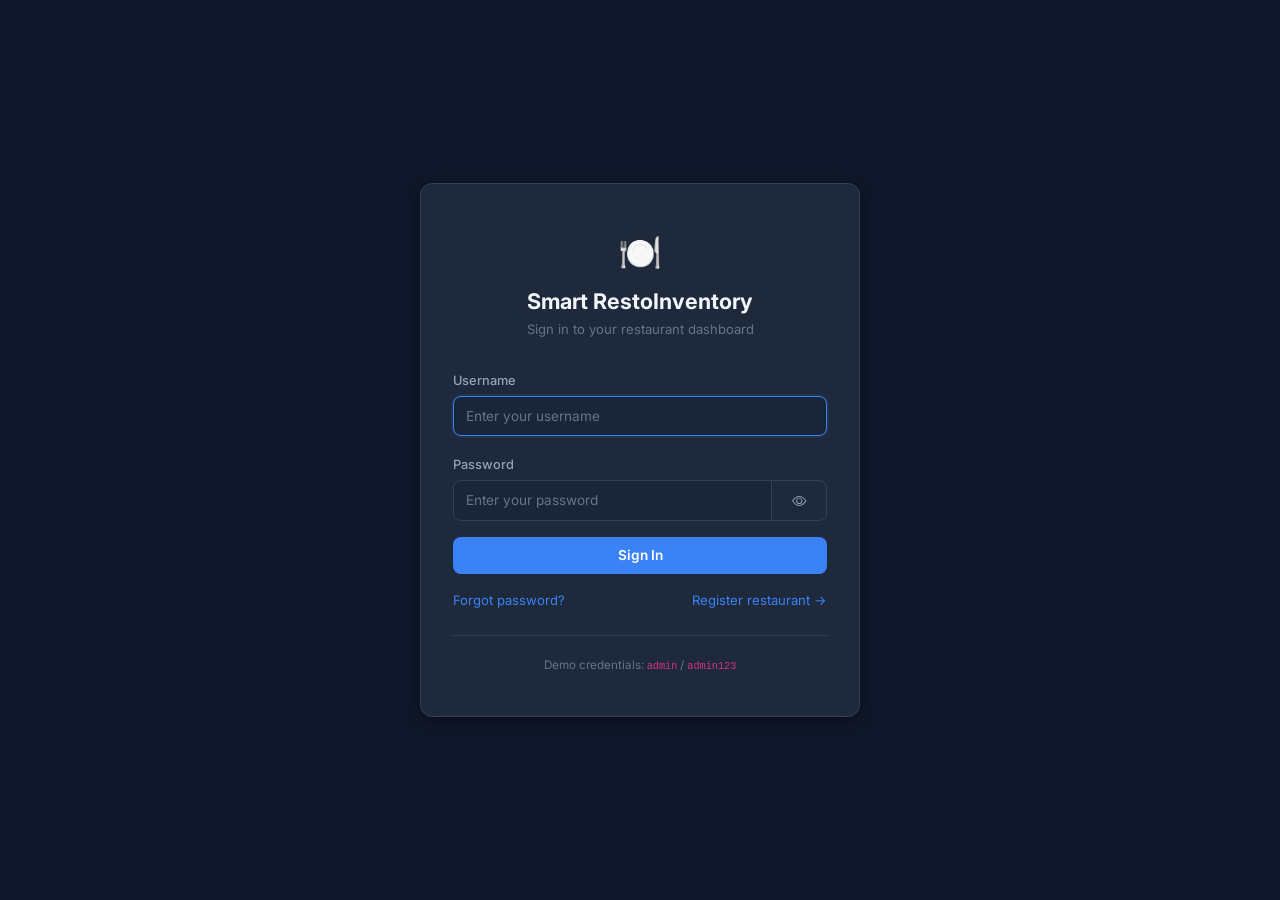
<file: logs.html>
<!DOCTYPE html>
<html lang="en">
<head>
    <meta charset="UTF-8">
    <meta name="viewport" content="width=device-width, initial-scale=1.0">
    <meta name="description" content="View activity logs for billing, menu, and stock changes">
    <title>Activity Logs — Smart RestoInventory</title>
    <link href="https://cdn.jsdelivr.net/npm/bootstrap@5.3.3/dist/css/bootstrap.min.css" rel="stylesheet">
    <link href="https://cdn.jsdelivr.net/npm/bootstrap-icons@1.11.3/font/bootstrap-icons.min.css" rel="stylesheet">
    <link href="css/style.css" rel="stylesheet">
    <style>
        .log-badge-billing { background: #0d6efd22; color: #4dabf7; border: 1px solid #0d6efd55; }
        .log-badge-stock   { background: #19875422; color: #51cf66; border: 1px solid #19875455; }
        .log-badge-menu    { background: #9c36b522; color: #cc5de8; border: 1px solid #9c36b555; }
        .log-badge-waste   { background: #e0302422; color: #ff6b6b; border: 1px solid #e0302455; }
        .log-type-badge {
            display: inline-block;
            padding: 2px 10px;
            border-radius: 20px;
            font-size: 0.72rem;
            font-weight: 600;
            letter-spacing: 0.03em;
            white-space: nowrap;
        }
        .log-action-text {
            font-size: 0.88rem;
            line-height: 1.5;
        }
        .log-timestamp {
            font-size: 0.78rem;
            color: var(--text-muted);
            white-space: nowrap;
        }
    </style>
</head>
<body>
<div class="app-layout">
    <aside class="sidebar" id="sidebar-container"></aside>
    <main class="main-content">
        <header class="top-bar" id="topbar-container"></header>
        <div class="page-content">

            <div class="page-header">
                <h1>Activity Logs</h1>
                <p>Full history of billing, menu changes, stock movements, and waste events</p>
            </div>

            <div class="card-dark">
                <!-- Tabs -->
                <ul class="nav nav-tabs-clean mb-3" role="tablist">
                    <li class="nav-item" role="presentation">
                        <button class="nav-link active" data-bs-toggle="tab" data-bs-target="#tabBilling" type="button" role="tab">
                            <i class="bi bi-receipt me-1"></i> Billing History
                        </button>
                    </li>
                    <li class="nav-item" role="presentation">
                        <button class="nav-link" data-bs-toggle="tab" data-bs-target="#tabMenu" type="button" role="tab">
                            <i class="bi bi-journal-richtext me-1"></i> Menu Audit
                        </button>
                    </li>
                    <li class="nav-item" role="presentation">
                        <button class="nav-link" data-bs-toggle="tab" data-bs-target="#tabStock" type="button" role="tab">
                            <i class="bi bi-box-seam me-1"></i> Stock History
                        </button>
                    </li>
                    <li class="nav-item" role="presentation">
                        <button class="nav-link" data-bs-toggle="tab" data-bs-target="#tabWaste" type="button" role="tab">
                            <i class="bi bi-trash3 me-1"></i> Waste Events
                        </button>
                    </li>
                </ul>

                <!-- Tab Content -->
                <div class="tab-content">
                    <div class="tab-pane fade show active" id="tabBilling" role="tabpanel">
                        <div id="billingLogsContainer"></div>
                    </div>
                    <div class="tab-pane fade" id="tabMenu" role="tabpanel">
                        <div id="menuLogsContainer"></div>
                    </div>
                    <div class="tab-pane fade" id="tabStock" role="tabpanel">
                        <div id="stockLogsContainer"></div>
                    </div>
                    <div class="tab-pane fade" id="tabWaste" role="tabpanel">
                        <div id="wasteLogsContainer"></div>
                    </div>
                </div>
            </div>

        </div>
    </main>
</div>

<script src="https://cdn.jsdelivr.net/npm/bootstrap@5.3.3/dist/js/bootstrap.bundle.min.js"></script>
<script src="js/storage.js"></script>
<script src="js/auth.js"></script>
<script src="js/app.js"></script>
<script src="js/logs.js"></script>
<script>
    // Badge config per category
    const LOG_META = {
        billing: { label: '💳 Billing',     cssClass: 'log-badge-billing' },
        menu:    { label: '📋 Menu',         cssClass: 'log-badge-menu'    },
        stock:   { label: '📦 Stock',        cssClass: 'log-badge-stock'   },
        waste:   { label: '🗑️ Waste',        cssClass: 'log-badge-waste'   }
    };

    document.addEventListener('DOMContentLoaded', function() {
        if (!requireAuth()) return;
        renderNavbar('Activity Logs');
        renderLogs('billing', 'billingLogsContainer');
        renderLogs('menu',    'menuLogsContainer');
        renderLogs('stock',   'stockLogsContainer');
        renderLogs('waste',   'wasteLogsContainer');
    });

    function renderLogs(category, containerId) {
        const logs = getLogsByCategory(category);
        const el   = document.getElementById(containerId);
        const meta = LOG_META[category] || { label: category, cssClass: '' };

        if (!logs.length) {
            el.innerHTML = `<div class="empty-state">
                <span class="empty-state-icon">📋</span>
                <p>No ${category} activity recorded yet.</p>
            </div>`;
            return;
        }

        const rows = logs.map(log => {
            const badge = `<span class="log-type-badge ${meta.cssClass}">${meta.label}</span>`;
            return `
            <tr>
                <td class="log-timestamp" style="vertical-align:top;padding-top:14px;">${formatDate(log.timestamp)}</td>
                <td style="vertical-align:top;padding-top:12px;">${badge}</td>
                <td class="log-action-text">${escapeHtml(log.actionText)}</td>
            </tr>`;
        }).join('');

        el.innerHTML = `
        <div class="table-responsive">
            <table class="tbl">
                <thead>
                    <tr>
                        <th style="width:160px">Date &amp; Time</th>
                        <th style="width:120px">Type</th>
                        <th>What Happened</th>
                    </tr>
                </thead>
                <tbody>${rows}</tbody>
            </table>
        </div>`;
    }

    /** Safely escape HTML so log text cannot inject markup. */
    function escapeHtml(str) {
        if (!str) return '—';
        return str
            .replace(/&/g, '&amp;')
            .replace(/</g, '&lt;')
            .replace(/>/g, '&gt;')
            .replace(/"/g, '&quot;');
    }
</script>
</body>
</html>
</file>
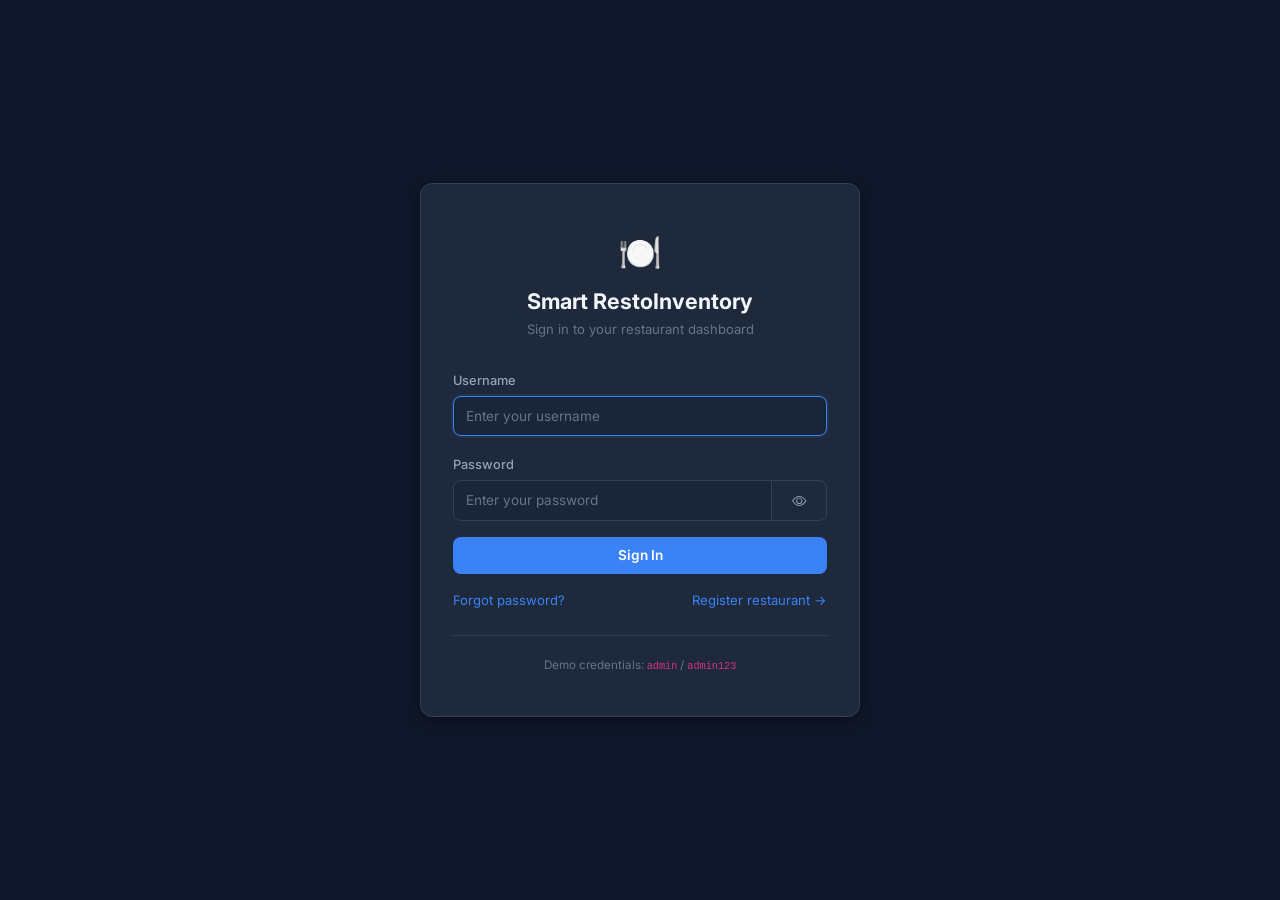
<file: recipe.html>
<!DOCTYPE html>
<html lang="en">
<head>
    <meta charset="UTF-8">
    <meta name="viewport" content="width=device-width, initial-scale=1.0">
    <meta name="description" content="Build and manage your restaurant recipe menu">
    <title>Recipe Menu — Smart RestoInventory</title>
    <link href="https://cdn.jsdelivr.net/npm/bootstrap@5.3.3/dist/css/bootstrap.min.css" rel="stylesheet">
    <link href="https://cdn.jsdelivr.net/npm/bootstrap-icons@1.11.3/font/bootstrap-icons.min.css" rel="stylesheet">
    <link href="css/style.css" rel="stylesheet">
</head>
<body>
<div class="app-layout">
    <aside class="sidebar" id="sidebar-container"></aside>
    <main class="main-content">
        <header class="top-bar" id="topbar-container"></header>
        <div class="page-content">

            <div class="page-header d-flex justify-content-between align-items-start flex-wrap gap-2">
                <div>
                    <h1>Recipe Menu</h1>
                    <p>Build dishes from inventory ingredients and manage pricing</p>
                </div>
                <button class="btn btn-primary-custom no-print" onclick="openDishForm()">
                    <i class="bi bi-plus-lg me-1"></i> Add Dish
                </button>
            </div>

            <!-- Dish cards -->
            <div class="row g-3" id="dishList"></div>
            <div class="empty-state" id="emptyState" style="display:none;">
                <span class="empty-state-icon">📖</span>
                <p>No dishes on the menu yet. Click "Add Dish" to create your first recipe.</p>
            </div>

        </div>
    </main>
</div>

<!-- Add/Edit Dish Modal -->
<div class="modal fade" id="dishModal" tabindex="-1" aria-hidden="true">
    <div class="modal-dialog modal-lg modal-dialog-centered modal-dialog-scrollable">
        <div class="modal-content">
            <div class="modal-header">
                <h5 class="modal-title" id="dishModalLabel">Add Dish</h5>
                <button type="button" class="btn-close" data-bs-dismiss="modal"></button>
            </div>
            <div class="modal-body">
                <form id="dishForm" novalidate>
                    <input type="hidden" id="editDishId">
                    <div class="row g-3 mb-3">
                        <div class="col-md-5">
                            <label for="dishName" class="form-label">Dish Name *</label>
                            <input type="text" class="form-control" id="dishName" placeholder="e.g. Margherita Pizza" required>
                        </div>
                        <div class="col-md-4">
                            <label for="dishCategory" class="form-label">Category *</label>
                            <select class="form-select" id="dishCategory" required>
                                <option value="" disabled selected>Select</option>
                                <option>Starter</option><option>Main Course</option><option>Pizza</option>
                                <option>Pasta</option><option>Rice</option><option>Bread</option>
                                <option>Dessert</option><option>Beverage</option><option>Snack</option>
                            </select>
                        </div>
                        <div class="col-md-3">
                            <label for="dishPrice" class="form-label">Price (₹) *</label>
                            <input type="number" class="form-control" id="dishPrice" placeholder="299" required min="0" step="any">
                        </div>
                    </div>
                    <label class="form-label mt-2"><i class="bi bi-list-check me-1"></i> Ingredients</label>
                    <div id="ingredientRows"></div>
                    <button type="button" class="btn btn-outline-custom btn-sm mt-2" onclick="addIngredientRow()">
                        <i class="bi bi-plus me-1"></i> Add Ingredient
                    </button>
                </form>
            </div>
            <div class="modal-footer">
                <button class="btn btn-outline-custom" data-bs-dismiss="modal">Cancel</button>
                <button class="btn btn-primary-custom" onclick="saveDish()">Save Dish</button>
            </div>
        </div>
    </div>
</div>

<script src="https://cdn.jsdelivr.net/npm/bootstrap@5.3.3/dist/js/bootstrap.bundle.min.js"></script>
<script src="js/storage.js"></script>
<script src="js/auth.js"></script>
<script src="js/app.js"></script>
<script src="js/logs.js"></script>
<script src="js/inventory.js"></script>
<script src="js/recipe.js"></script>
<script>
    let ingRowCount = 0;

    document.addEventListener('DOMContentLoaded', function() {
        if (!requireAuth()) return;
        renderNavbar('Recipe Menu');
        renderDishes();
    });

    function renderDishes() {
        const dishes = getAllDishes();
        const container = document.getElementById('dishList');
        const empty = document.getElementById('emptyState');
        if (!dishes.length) { container.innerHTML = ''; empty.style.display = 'block'; return; }
        empty.style.display = 'none';
        const allInv = getAllIngredients();

        container.innerHTML = dishes.map(dish => {
            const breakdown = (dish.ingredients||[]).map(ing => {
                const inv = allInv.find(i=>i.id===ing.inventoryId);
                return inv ? `${inv.name}: ${ing.qtyRequired}${inv.unit}` : `Unknown: ${ing.qtyRequired}`;
            }).join(' · ');

            let cost = 0;
            (dish.ingredients||[]).forEach(ing => {
                const inv = allInv.find(i=>i.id===ing.inventoryId);
                if (inv) cost += ing.qtyRequired * inv.costPerUnit;
            });
            const margin = dish.price - cost;

            return `<div class="col-md-6 col-xl-4"><div class="card-dark h-100">
                <div class="d-flex justify-content-between align-items-start mb-2">
                    <div><h6 class="fw-600 mb-1">${dish.dishName}</h6><span class="badge-status badge-info">${dish.category}</span></div>
                    <span class="fw-600 text-blue">${formatCurrency(dish.price)}</span>
                </div>
                <p class="small mb-2" style="color:var(--text-muted);line-height:1.6"><i class="bi bi-list-check me-1"></i>${breakdown || 'No ingredients'}</p>
                <div class="d-flex justify-content-between align-items-center mt-auto pt-2" style="border-top:1px solid var(--border)">
                    <div class="small" style="color:var(--text-secondary)">
                        Cost: ${formatCurrency(cost)} &nbsp;|&nbsp;
                        Margin: <span class="${margin>=0?'text-green':'text-red'} fw-600">${formatCurrency(margin)}</span>
                    </div>
                    <div>
                        <button class="btn btn-ghost" onclick="openEditDish('${dish.id}')" title="Edit"><i class="bi bi-pencil"></i></button>
                        <button class="btn btn-ghost text-red" onclick="confirmDeleteDish('${dish.id}','${dish.dishName.replace(/'/g,"\\'")}')" title="Delete"><i class="bi bi-trash3"></i></button>
                    </div>
                </div>
            </div></div>`;
        }).join('');
    }

    function getIngOptions(sel) {
        const inv = getAllIngredients();
        return '<option value="" disabled '+(sel?'':'selected')+'>Select ingredient</option>' +
            inv.map(i=>`<option value="${i.id}" ${i.id===sel?'selected':''}>${i.name} (${i.quantity}${i.unit})</option>`).join('');
    }

    function addIngredientRow(invId, qty) {
        ingRowCount++;
        const div = document.createElement('div');
        div.className = 'ingredient-row d-flex gap-2 align-items-center';
        div.innerHTML = `<select class="form-select form-select-sm ing-sel" style="flex:2" required>${getIngOptions(invId||'')}</select>
            <input type="number" class="form-control form-control-sm ing-qty" placeholder="Qty" min="0" step="any" value="${qty||''}" style="flex:1" required>
            <button type="button" class="btn btn-ghost btn-sm text-red" onclick="this.parentElement.remove()"><i class="bi bi-x-lg"></i></button>`;
        document.getElementById('ingredientRows').appendChild(div);
    }

    function openDishForm() {
        document.getElementById('dishModalLabel').textContent = 'Add Dish';
        document.getElementById('dishForm').reset();
        document.getElementById('editDishId').value = '';
        document.getElementById('ingredientRows').innerHTML = '';
        ingRowCount = 0;
        addIngredientRow();
        new bootstrap.Modal(document.getElementById('dishModal')).show();
    }

    function openEditDish(id) {
        const dish = getRecipeById(id); if (!dish) return;
        document.getElementById('dishModalLabel').textContent = 'Edit Dish';
        document.getElementById('editDishId').value = id;
        document.getElementById('dishName').value = dish.dishName;
        document.getElementById('dishCategory').value = dish.category;
        document.getElementById('dishPrice').value = dish.price;
        document.getElementById('ingredientRows').innerHTML = '';
        ingRowCount = 0;
        (dish.ingredients||[]).forEach(ing => addIngredientRow(ing.inventoryId, ing.qtyRequired));
        new bootstrap.Modal(document.getElementById('dishModal')).show();
    }

    function saveDish() {
        const id = document.getElementById('editDishId').value;
        const name = document.getElementById('dishName').value.trim();
        const cat = document.getElementById('dishCategory').value;
        const price = document.getElementById('dishPrice').value;
        if (!name || !cat || !price) { showToast('Fill all required fields.','danger'); return; }

        const rows = document.getElementById('ingredientRows').querySelectorAll('.ingredient-row');
        const ings = []; let valid = true;
        rows.forEach(r => {
            const s = r.querySelector('.ing-sel').value, q = r.querySelector('.ing-qty').value;
            if (!s||!q||parseFloat(q)<=0) { valid = false; return; }
            ings.push({inventoryId:s, qtyRequired:parseFloat(q)});
        });
        if (!valid || !ings.length) { showToast('Add at least one ingredient with valid quantity.','danger'); return; }

        if (id) { editDish(id,{dishName:name,category:cat,price,ingredients:ings}); showToast(name+' updated.','success'); }
        else { addDish({dishName:name,category:cat,price,ingredients:ings}); showToast(name+' added.','success'); }
        bootstrap.Modal.getInstance(document.getElementById('dishModal')).hide();
        renderDishes();
    }

    function confirmDeleteDish(id, name) {
        if (confirm('Delete "'+name+'" from the menu?')) { deleteDish(id); showToast(name+' removed.','danger'); renderDishes(); }
    }
</script>
</body>
</html>
</file>
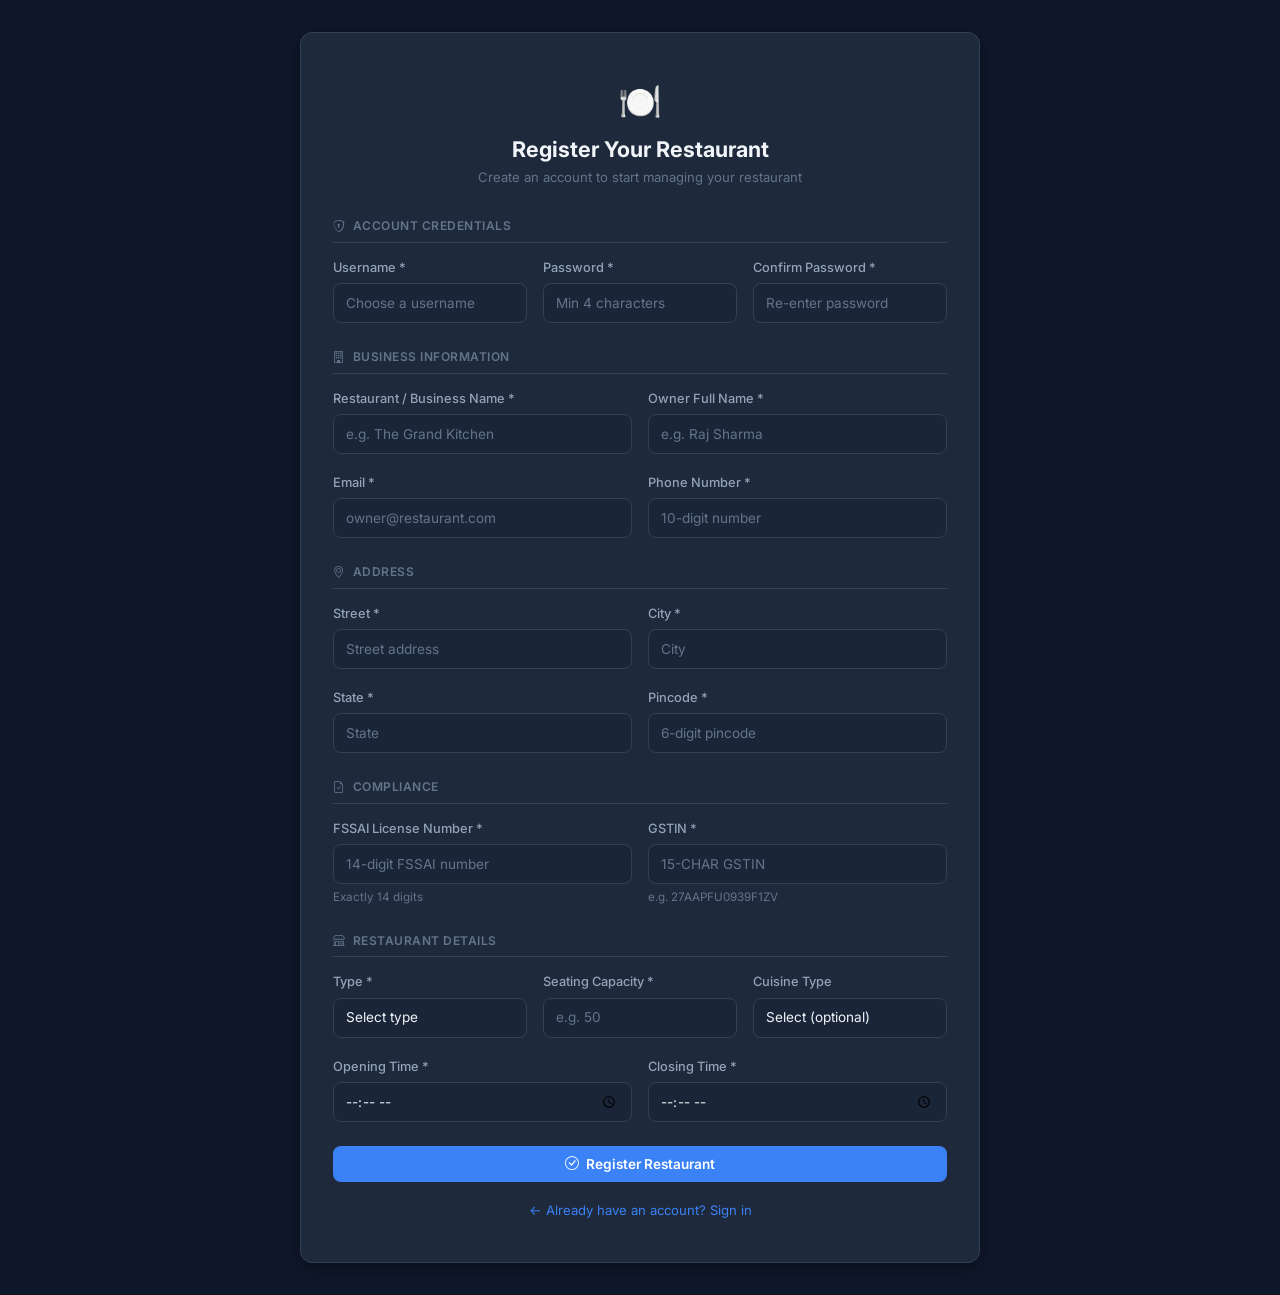
<file: register.html>
<!DOCTYPE html>
<html lang="en">
<head>
    <meta charset="UTF-8">
    <meta name="viewport" content="width=device-width, initial-scale=1.0">
    <meta name="description" content="Register your restaurant on Smart RestoInventory">
    <title>Register — Smart RestoInventory</title>
    <link href="https://cdn.jsdelivr.net/npm/bootstrap@5.3.3/dist/css/bootstrap.min.css" rel="stylesheet">
    <link href="https://cdn.jsdelivr.net/npm/bootstrap-icons@1.11.3/font/bootstrap-icons.min.css" rel="stylesheet">
    <link href="css/style.css" rel="stylesheet">
</head>
<body>

<div class="auth-wrapper">
    <div class="auth-card wide">
        <div class="auth-brand">
            <span class="auth-brand-icon">🍽️</span>
            <h1>Register Your Restaurant</h1>
            <p>Create an account to start managing your restaurant</p>
        </div>

        <form id="registerForm" novalidate>

            <!-- Account Credentials -->
            <div class="auth-section-label"><i class="bi bi-shield-lock me-1"></i> Account Credentials</div>
            <div class="row g-3 mb-4">
                <div class="col-md-4">
                    <label for="regUsername" class="form-label">Username *</label>
                    <input type="text" class="form-control" id="regUsername" placeholder="Choose a username" required minlength="3">
                </div>
                <div class="col-md-4">
                    <label for="regPassword" class="form-label">Password *</label>
                    <input type="password" class="form-control" id="regPassword" placeholder="Min 4 characters" required minlength="4">
                </div>
                <div class="col-md-4">
                    <label for="regConfirmPassword" class="form-label">Confirm Password *</label>
                    <input type="password" class="form-control" id="regConfirmPassword" placeholder="Re-enter password" required>
                </div>
            </div>

            <!-- Business Information -->
            <div class="auth-section-label"><i class="bi bi-building me-1"></i> Business Information</div>
            <div class="row g-3 mb-4">
                <div class="col-md-6">
                    <label for="regRestaurantName" class="form-label">Restaurant / Business Name *</label>
                    <input type="text" class="form-control" id="regRestaurantName" placeholder="e.g. The Grand Kitchen" required>
                </div>
                <div class="col-md-6">
                    <label for="regOwnerName" class="form-label">Owner Full Name *</label>
                    <input type="text" class="form-control" id="regOwnerName" placeholder="e.g. Raj Sharma" required>
                </div>
                <div class="col-md-6">
                    <label for="regEmail" class="form-label">Email *</label>
                    <input type="email" class="form-control" id="regEmail" placeholder="owner@restaurant.com" required>
                </div>
                <div class="col-md-6">
                    <label for="regPhone" class="form-label">Phone Number *</label>
                    <input type="tel" class="form-control" id="regPhone" placeholder="10-digit number" required pattern="^[6-9]\d{9}$">
                </div>
            </div>

            <!-- Address -->
            <div class="auth-section-label"><i class="bi bi-geo-alt me-1"></i> Address</div>
            <div class="row g-3 mb-4">
                <div class="col-md-6">
                    <label for="regStreet" class="form-label">Street *</label>
                    <input type="text" class="form-control" id="regStreet" placeholder="Street address" required>
                </div>
                <div class="col-md-6">
                    <label for="regCity" class="form-label">City *</label>
                    <input type="text" class="form-control" id="regCity" placeholder="City" required>
                </div>
                <div class="col-md-6">
                    <label for="regState" class="form-label">State *</label>
                    <input type="text" class="form-control" id="regState" placeholder="State" required>
                </div>
                <div class="col-md-6">
                    <label for="regPincode" class="form-label">Pincode *</label>
                    <input type="text" class="form-control" id="regPincode" placeholder="6-digit pincode" required pattern="^\d{6}$">
                </div>
            </div>

            <!-- Compliance -->
            <div class="auth-section-label"><i class="bi bi-file-earmark-check me-1"></i> Compliance</div>
            <div class="row g-3 mb-4">
                <div class="col-md-6">
                    <label for="regFssai" class="form-label">FSSAI License Number *</label>
                    <input type="text" class="form-control" id="regFssai" placeholder="14-digit FSSAI number" required pattern="^\d{14}$">
                    <div class="form-text">Exactly 14 digits</div>
                </div>
                <div class="col-md-6">
                    <label for="regGstin" class="form-label">GSTIN *</label>
                    <input type="text" class="form-control" id="regGstin" placeholder="15-char GSTIN" required
                           pattern="^[0-9]{2}[A-Z]{5}[0-9]{4}[A-Z]{1}[1-9A-Z]{1}Z[0-9A-Z]{1}$" style="text-transform:uppercase;">
                    <div class="form-text">e.g. 27AAPFU0939F1ZV</div>
                </div>
            </div>

            <!-- Restaurant Details -->
            <div class="auth-section-label"><i class="bi bi-shop me-1"></i> Restaurant Details</div>
            <div class="row g-3 mb-4">
                <div class="col-md-4">
                    <label for="regRestaurantType" class="form-label">Type *</label>
                    <select class="form-select" id="regRestaurantType" required>
                        <option value="" disabled selected>Select type</option>
                        <option value="Veg">Veg</option>
                        <option value="Non-Veg">Non-Veg</option>
                        <option value="Both">Both</option>
                    </select>
                </div>
                <div class="col-md-4">
                    <label for="regSeatingCapacity" class="form-label">Seating Capacity *</label>
                    <input type="number" class="form-control" id="regSeatingCapacity" placeholder="e.g. 50" required min="1">
                </div>
                <div class="col-md-4">
                    <label for="regCuisineType" class="form-label">Cuisine Type</label>
                    <select class="form-select" id="regCuisineType">
                        <option value="">Select (optional)</option>
                        <option value="North Indian">North Indian</option>
                        <option value="South Indian">South Indian</option>
                        <option value="Chinese">Chinese</option>
                        <option value="Italian">Italian</option>
                        <option value="Continental">Continental</option>
                        <option value="Multi-Cuisine">Multi-Cuisine</option>
                        <option value="Street Food">Street Food</option>
                        <option value="Cafe">Cafe / Bakery</option>
                    </select>
                </div>
                <div class="col-md-6">
                    <label for="regOpeningTime" class="form-label">Opening Time *</label>
                    <input type="time" class="form-control" id="regOpeningTime" required>
                </div>
                <div class="col-md-6">
                    <label for="regClosingTime" class="form-label">Closing Time *</label>
                    <input type="time" class="form-control" id="regClosingTime" required>
                </div>
            </div>

            <div id="registerError" class="error-inline mb-3">
                <i class="bi bi-exclamation-circle"></i> <span id="registerErrorText"></span>
            </div>

            <button type="submit" class="btn btn-primary-custom w-100 py-2 mb-3">
                <i class="bi bi-check-circle me-1"></i> Register Restaurant
            </button>

            <div class="text-center">
                <a href="index.html" class="small">← Already have an account? Sign in</a>
            </div>
        </form>
    </div>
</div>

<script src="https://cdn.jsdelivr.net/npm/bootstrap@5.3.3/dist/js/bootstrap.bundle.min.js"></script>
<script src="js/storage.js"></script>
<script src="js/auth.js"></script>
<script>
    document.getElementById('registerForm').addEventListener('submit', function(e) {
        e.preventDefault();
        const errEl = document.getElementById('registerError');
        const errT = document.getElementById('registerErrorText');
        const show = (m) => { errT.textContent = m; errEl.classList.add('visible'); };
        const clear = () => errEl.classList.remove('visible');

        const v = (id) => document.getElementById(id).value.trim();
        const username = v('regUsername'), password = v('regPassword'), confirmPassword = v('regConfirmPassword');
        const restaurantName = v('regRestaurantName'), ownerName = v('regOwnerName');
        const email = v('regEmail'), phone = v('regPhone');
        const street = v('regStreet'), city = v('regCity'), state = v('regState'), pincode = v('regPincode');
        const fssai = v('regFssai'), gstin = v('regGstin').toUpperCase();
        const restaurantType = document.getElementById('regRestaurantType').value;
        const seatingCapacity = parseInt(document.getElementById('regSeatingCapacity').value) || 0;
        const openingTime = v('regOpeningTime'), closingTime = v('regClosingTime');
        const cuisineType = document.getElementById('regCuisineType').value;

        if (!username || username.length < 3) return show('Username must be at least 3 characters.');
        if (!password || password.length < 4) return show('Password must be at least 4 characters.');
        if (password !== confirmPassword) return show('Passwords do not match.');
        if (!restaurantName) return show('Restaurant name is required.');
        if (!ownerName) return show('Owner name is required.');
        if (!/^[^\s@]+@[^\s@]+\.[^\s@]+$/.test(email)) return show('Enter a valid email address.');
        if (!/^[6-9]\d{9}$/.test(phone)) return show('Enter a valid 10-digit phone number.');
        if (!street || !city || !state) return show('Complete address is required.');
        if (!/^\d{6}$/.test(pincode)) return show('Pincode must be exactly 6 digits.');
        if (!/^\d{14}$/.test(fssai)) return show('FSSAI number must be exactly 14 digits.');
        if (!/^[0-9]{2}[A-Z]{5}[0-9]{4}[A-Z]{1}[1-9A-Z]{1}Z[0-9A-Z]{1}$/.test(gstin)) return show('Enter a valid 15-character GSTIN.');
        if (!restaurantType) return show('Select a restaurant type.');
        if (seatingCapacity < 1) return show('Seating capacity must be at least 1.');
        if (!openingTime || !closingTime) return show('Opening and closing times are required.');

        clear();
        const result = registerUser({
            username, password, restaurantName, ownerName, email, phone,
            address: { street, city, state, pincode },
            fssai, gstin, restaurantType, seatingCapacity, openingTime, closingTime, cuisineType
        });

        if (result.success) window.location.href = 'index.html?registered=true';
        else show(result.message);
    });
</script>
</body>
</html>
</file>
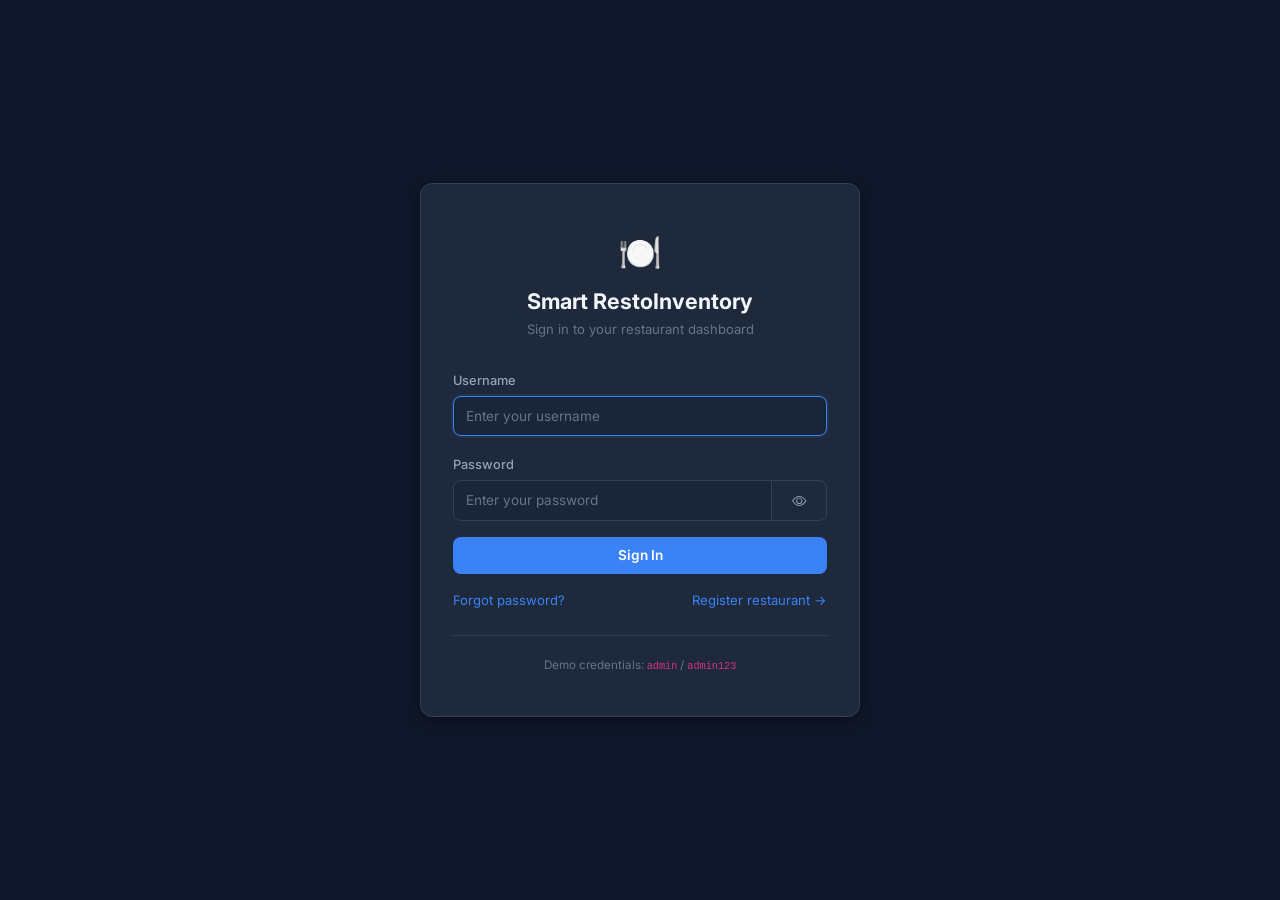
<file: reports.html>
<!DOCTYPE html>
<html lang="en">
<head>
    <meta charset="UTF-8">
    <meta name="viewport" content="width=device-width, initial-scale=1.0">
    <meta name="description" content="Profit & Loss reports for your restaurant">
    <title>P&L Reports — Smart RestoInventory</title>
    <link href="https://cdn.jsdelivr.net/npm/bootstrap@5.3.3/dist/css/bootstrap.min.css" rel="stylesheet">
    <link href="https://cdn.jsdelivr.net/npm/bootstrap-icons@1.11.3/font/bootstrap-icons.min.css" rel="stylesheet">
    <link href="css/style.css" rel="stylesheet">
</head>
<body>
<div class="app-layout">
    <aside class="sidebar" id="sidebar-container"></aside>
    <main class="main-content">
        <header class="top-bar" id="topbar-container"></header>
        <div class="page-content">

            <div class="page-header d-flex justify-content-between align-items-start flex-wrap gap-2">
                <div>
                    <h1>Profit & Loss Report</h1>
                    <p>Analyze revenue, costs, and profitability by dish and date</p>
                </div>
            </div>

            <!-- Date Range Filter -->
            <div class="card-dark mb-4">
                <div class="d-flex align-items-end gap-3 flex-wrap">
                    <div>
                        <label for="startDate" class="form-label">From</label>
                        <input type="date" class="form-control" id="startDate">
                    </div>
                    <div>
                        <label for="endDate" class="form-label">To</label>
                        <input type="date" class="form-control" id="endDate">
                    </div>
                    <button class="btn btn-primary-custom" onclick="runReport()">
                        <i class="bi bi-bar-chart-line me-1"></i> Generate Report
                    </button>
                </div>
            </div>

            <!-- Grand Totals -->
            <div class="row g-3 mb-4" id="summaryCards" style="display:none;">
                <div class="col-md-4">
                    <div class="metric-card">
                        <div class="metric-icon green"><i class="bi bi-arrow-up-circle"></i></div>
                        <div class="metric-body">
                            <div class="metric-value metric-positive" id="totalRevenue">—</div>
                            <div class="metric-label">Total Revenue</div>
                        </div>
                    </div>
                </div>
                <div class="col-md-4">
                    <div class="metric-card">
                        <div class="metric-icon amber"><i class="bi bi-cash-stack"></i></div>
                        <div class="metric-body">
                            <div class="metric-value text-amber" id="totalCost">—</div>
                            <div class="metric-label">Total Ingredient Cost</div>
                        </div>
                    </div>
                </div>
                <div class="col-md-4">
                    <div class="metric-card">
                        <div class="metric-icon" id="profitIcon"><i class="bi bi-graph-up-arrow"></i></div>
                        <div class="metric-body">
                            <div class="metric-value" id="netProfit">—</div>
                            <div class="metric-label">Net Profit / Loss</div>
                        </div>
                    </div>
                </div>
            </div>

            <!-- Dish-wise Table -->
            <div class="card-dark mb-4" id="dishWiseCard" style="display:none;">
                <div class="card-dark-header">
                    <h5><i class="bi bi-pie-chart me-1"></i> Dish-wise Profitability</h5>
                </div>
                <div class="table-responsive" id="dishWiseTable"></div>
            </div>

            <!-- Daily Summary -->
            <div class="card-dark" id="dailyCard" style="display:none;">
                <div class="card-dark-header">
                    <h5><i class="bi bi-calendar3 me-1"></i> Daily Summary</h5>
                </div>
                <div class="table-responsive" id="dailyTable"></div>
            </div>

            <!-- Empty State -->
            <div class="empty-state" id="emptyReport">
                <span class="empty-state-icon">📊</span>
                <p>Select a date range and click "Generate Report" to view your P&L analysis.</p>
            </div>

        </div>
    </main>
</div>

<script src="https://cdn.jsdelivr.net/npm/bootstrap@5.3.3/dist/js/bootstrap.bundle.min.js"></script>
<script src="js/storage.js"></script>
<script src="js/auth.js"></script>
<script src="js/app.js"></script>
<script src="js/logs.js"></script>
<script src="js/inventory.js"></script>
<script src="js/recipe.js"></script>
<script src="js/billing.js"></script>
<script src="js/reports.js"></script>
<script>
    document.addEventListener('DOMContentLoaded', function() {
        if (!requireAuth()) return;
        renderNavbar('P&L Reports');

        // Default date range: last 30 days to today
        const today = new Date();
        const thirtyAgo = new Date(today.getTime() - 30 * 86400000);
        document.getElementById('endDate').value = today.toISOString().split('T')[0];
        document.getElementById('startDate').value = thirtyAgo.toISOString().split('T')[0];
    });

    function runReport() {
        const start = document.getElementById('startDate').value;
        const end = document.getElementById('endDate').value;

        if (!start || !end) { showToast('Please select both dates.','danger'); return; }
        if (new Date(start) > new Date(end)) { showToast('Start date must be before end date.','danger'); return; }

        const report = computeProfitLoss(start, end);

        if (!report.bills.length) {
            document.getElementById('summaryCards').style.display = 'none';
            document.getElementById('dishWiseCard').style.display = 'none';
            document.getElementById('dailyCard').style.display = 'none';
            document.getElementById('emptyReport').style.display = 'block';
            document.getElementById('emptyReport').querySelector('p').textContent = 'No bills found in the selected date range.';
            return;
        }

        document.getElementById('emptyReport').style.display = 'none';
        document.getElementById('summaryCards').style.display = '';
        document.getElementById('dishWiseCard').style.display = '';
        document.getElementById('dailyCard').style.display = '';

        // Summary cards
        document.getElementById('totalRevenue').textContent = formatCurrency(report.totalRevenue);
        document.getElementById('totalCost').textContent = formatCurrency(report.totalCost);

        const profitEl = document.getElementById('netProfit');
        const profitIcon = document.getElementById('profitIcon');
        profitEl.textContent = formatCurrency(Math.abs(report.netProfit));
        if (report.netProfit >= 0) {
            profitEl.className = 'metric-value metric-positive';
            profitEl.textContent = '+' + formatCurrency(report.netProfit);
            profitIcon.className = 'metric-icon green';
            profitIcon.innerHTML = '<i class="bi bi-graph-up-arrow"></i>';
        } else {
            profitEl.className = 'metric-value metric-negative';
            profitEl.textContent = '-' + formatCurrency(Math.abs(report.netProfit));
            profitIcon.className = 'metric-icon red';
            profitIcon.innerHTML = '<i class="bi bi-graph-down-arrow"></i>';
        }

        // Dish-wise table
        document.getElementById('dishWiseTable').innerHTML = `<table class="tbl">
            <thead><tr><th>Dish</th><th>Units Sold</th><th>Revenue</th><th>Ingredient Cost</th><th>Profit / Loss</th></tr></thead>
            <tbody>${report.dishWise.map(d => `<tr>
                <td><strong>${d.dishName}</strong></td>
                <td>${d.unitsSold}</td>
                <td>${formatCurrency(d.revenue)}</td>
                <td>${formatCurrency(d.ingredientCost)}</td>
                <td class="${d.profit>=0?'text-green':'text-red'} fw-600">${d.profit>=0?'+':''}${formatCurrency(d.profit)}</td>
            </tr>`).join('')}</tbody>
        </table>`;

        // Daily summary
        document.getElementById('dailyTable').innerHTML = `<table class="tbl">
            <thead><tr><th>Date</th><th>Revenue</th><th>Cost</th><th>Net P/L</th></tr></thead>
            <tbody>${report.dailySummary.map(d => `<tr>
                <td>${d.date}</td>
                <td>${formatCurrency(d.revenue)}</td>
                <td>${formatCurrency(d.cost)}</td>
                <td class="${d.netPL>=0?'text-green':'text-red'} fw-600">${d.netPL>=0?'+':''}${formatCurrency(d.netPL)}</td>
            </tr>`).join('')}</tbody>
        </table>`;
    }
</script>
</body>
</html>
</file>
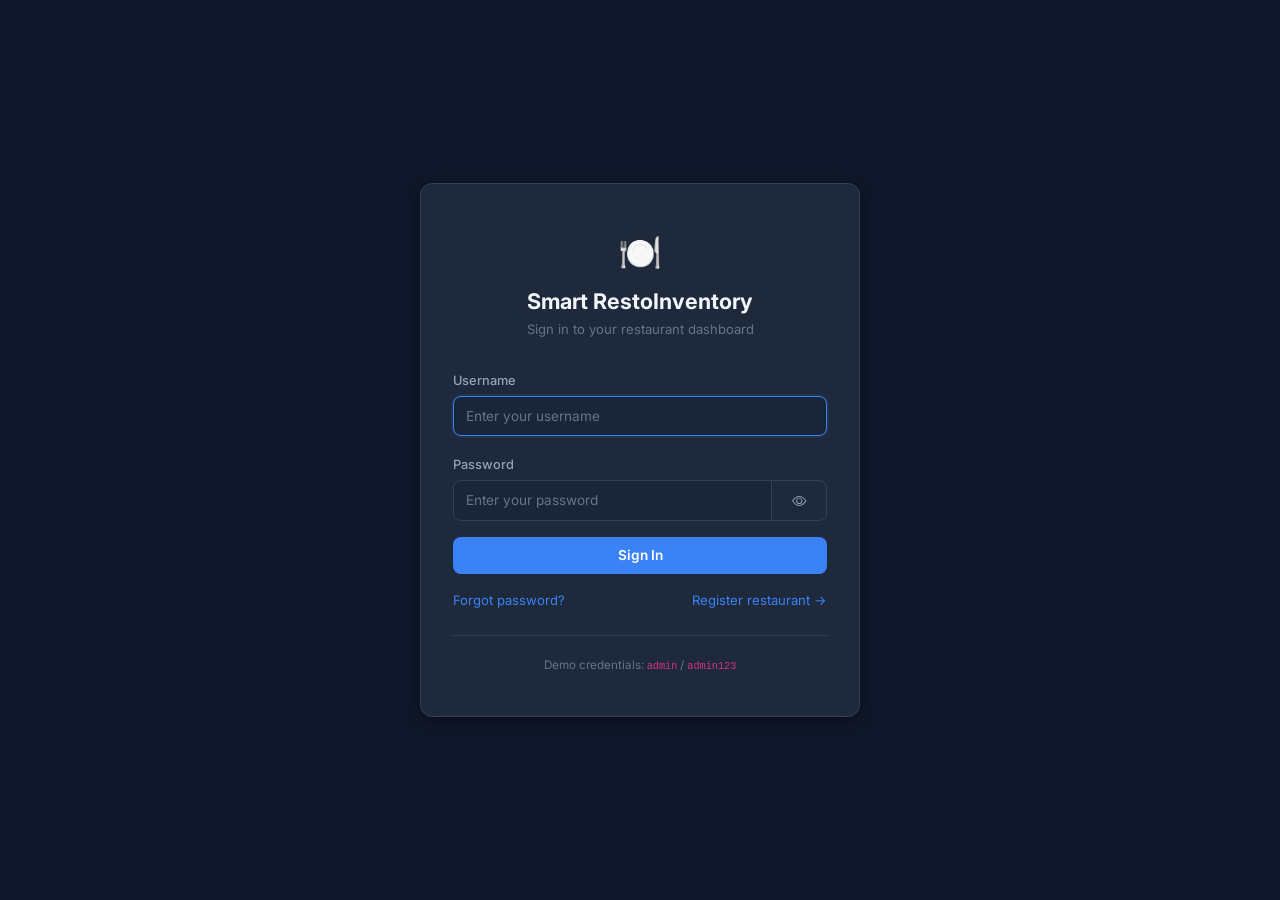
<file: waste.html>
<!DOCTYPE html>
<html lang="en">
<head>
    <meta charset="UTF-8">
    <meta name="viewport" content="width=device-width, initial-scale=1.0">
    <meta name="description" content="Track food waste for SDG 12 compliance">
    <title>Waste Tracker — Smart RestoInventory</title>
    <link href="https://cdn.jsdelivr.net/npm/bootstrap@5.3.3/dist/css/bootstrap.min.css" rel="stylesheet">
    <link href="https://cdn.jsdelivr.net/npm/bootstrap-icons@1.11.3/font/bootstrap-icons.min.css" rel="stylesheet">
    <link href="css/style.css" rel="stylesheet">
</head>
<body>
<div class="app-layout">
    <aside class="sidebar" id="sidebar-container"></aside>
    <main class="main-content">
        <header class="top-bar" id="topbar-container"></header>
        <div class="page-content">

            <div class="page-header">
                <h1>Waste Tracker</h1>
                <p>Log spoiled, expired, or damaged ingredients — supports SDG 12 food waste reduction</p>
            </div>

            <div class="row g-4">
                <!-- Log Waste Form -->
                <div class="col-lg-5">
                    <div class="card-dark">
                        <div class="card-dark-header">
                            <h5><i class="bi bi-plus-circle me-1"></i> Log Waste</h5>
                        </div>
                        <form id="wasteForm" novalidate>
                            <div class="mb-3">
                                <label for="wasteItem" class="form-label">Ingredient *</label>
                                <select class="form-select" id="wasteItem" required></select>
                            </div>
                            <div class="mb-3">
                                <label for="wasteQty" class="form-label">Quantity *</label>
                                <input type="number" class="form-control" id="wasteQty" placeholder="Amount wasted" min="1" step="any" required>
                            </div>
                            <div class="mb-3">
                                <label for="wasteReason" class="form-label">Reason *</label>
                                <select class="form-select" id="wasteReason" required>
                                    <option value="" disabled selected>Select reason</option>
                                    <option value="Expired">Expired</option>
                                    <option value="Damaged">Damaged</option>
                                    <option value="Spoiled">Spoiled</option>
                                    <option value="Other">Other</option>
                                </select>
                            </div>
                            <button type="submit" class="btn btn-danger-custom w-100">
                                <i class="bi bi-trash3 me-1"></i> Log Waste
                            </button>
                        </form>
                    </div>

                    <!-- Waste Summary Metrics -->
                    <div class="card-dark mt-3">
                        <div class="card-dark-header">
                            <h5><i class="bi bi-graph-down me-1"></i> Waste Summary</h5>
                        </div>
                        <div class="row g-3" id="wasteSummaryCards">
                            <div class="col-6">
                                <div class="text-center">
                                    <div class="metric-value metric-negative" id="totalWasteEntries">0</div>
                                    <div class="metric-label">Total Entries</div>
                                </div>
                            </div>
                            <div class="col-6">
                                <div class="text-center">
                                    <div class="metric-value metric-negative" id="totalWasteCost">₹0.00</div>
                                    <div class="metric-label">Total Waste Cost</div>
                                </div>
                            </div>
                        </div>
                    </div>
                </div>

                <!-- Waste Log Table -->
                <div class="col-lg-7">
                    <div class="card-dark">
                        <div class="card-dark-header">
                            <h5><i class="bi bi-list-ul me-1"></i> Waste Log</h5>
                        </div>
                        <div class="table-responsive" id="wasteTableContainer"></div>
                    </div>
                </div>
            </div>

        </div>
    </main>
</div>

<script src="https://cdn.jsdelivr.net/npm/bootstrap@5.3.3/dist/js/bootstrap.bundle.min.js"></script>
<script src="js/storage.js"></script>
<script src="js/auth.js"></script>
<script src="js/app.js"></script>
<script src="js/logs.js"></script>
<script src="js/inventory.js"></script>
<script src="js/waste.js"></script>
<script>
    document.addEventListener('DOMContentLoaded', function() {
        if (!requireAuth()) return;
        renderNavbar('Waste Tracker');
        populateItems();
        renderWasteLog();
        updateSummary();
    });

    function populateItems() {
        const inv = getAllIngredients();
        const sel = document.getElementById('wasteItem');
        sel.innerHTML = '<option value="" disabled selected>Select ingredient</option>' +
            inv.map(i=>`<option value="${i.id}">${i.name} (${i.quantity} ${i.unit} available)</option>`).join('');
    }

    document.getElementById('wasteForm').addEventListener('submit', function(e) {
        e.preventDefault();
        const inventoryId = document.getElementById('wasteItem').value;
        const qty = document.getElementById('wasteQty').value;
        const reason = document.getElementById('wasteReason').value;

        if (!inventoryId || !qty || parseFloat(qty) <= 0 || !reason) {
            showToast('Please fill all fields.','danger'); return;
        }

        logWaste({ inventoryId, qty: parseFloat(qty), reason });
        showToast('Waste logged successfully.','success');
        this.reset();
        populateItems();
        renderWasteLog();
        updateSummary();
    });

    function renderWasteLog() {
        const waste = getAllWaste();
        const el = document.getElementById('wasteTableContainer');

        if (!waste.length) {
            el.innerHTML = '<div class="empty-state"><span class="empty-state-icon">♻️</span><p>No waste recorded yet. Great job keeping waste low!</p></div>';
            return;
        }

        el.innerHTML = `<table class="tbl">
            <thead><tr><th>Item</th><th>Qty</th><th>Reason</th><th>Date</th></tr></thead>
            <tbody>${waste.map(w => {
                const inv = getIngredientById(w.inventoryId);
                return `<tr>
                    <td><strong>${w.itemName || 'Unknown'}</strong></td>
                    <td>${w.qty} ${inv ? inv.unit : ''}</td>
                    <td><span class="badge-status badge-warning">${w.reason}</span></td>
                    <td class="small" style="color:var(--text-muted)">${formatDate(w.timestamp)}</td>
                </tr>`;
            }).join('')}</tbody>
        </table>`;
    }

    function updateSummary() {
        const summary = getWasteSummary();
        document.getElementById('totalWasteEntries').textContent = summary.totalEntries;
        document.getElementById('totalWasteCost').textContent = formatCurrency(summary.totalWasteCost);
    }
</script>
</body>
</html>
</file>
<file: css/style.css>
/*
 * style.css — Smart RestoInventory
 * Professional dark SaaS dashboard theme.
 * Clean, minimal, no gimmicks.
 */
@import url('https://fonts.googleapis.com/css2?family=Inter:wght@300;400;500;600;700;800&display=swap');

/* ═══════════════════════════════════════════
   Design Tokens
   ═══════════════════════════════════════════ */
:root {
    --bg:             #0f172a;
    --bg-card:        #1e293b;
    --bg-elevated:    #263449;
    --bg-hover:       #2a3a52;
    --bg-input:       #1a2538;

    --border:         #334155;
    --border-light:   #3e4f6a;

    --blue:           #3b82f6;
    --blue-hover:     #2563eb;
    --blue-soft:      rgba(59,130,246,0.12);
    --green:          #22c55e;
    --green-soft:     rgba(34,197,94,0.12);
    --amber:          #f59e0b;
    --amber-soft:     rgba(245,158,11,0.12);
    --red:            #ef4444;
    --red-soft:       rgba(239,68,68,0.12);
    --cyan:           #06b6d4;

    --text:           #f1f5f9;
    --text-secondary: #94a3b8;
    --text-muted:     #64748b;

    --font:           'Inter', system-ui, -apple-system, sans-serif;
    --radius:         8px;
    --radius-lg:      12px;
    --shadow:         0 1px 3px rgba(0,0,0,0.3), 0 1px 2px rgba(0,0,0,0.2);
    --shadow-lg:      0 4px 16px rgba(0,0,0,0.4);

    --sidebar-w:      250px;
}

/* ═══════════════════════════════════════════
   Reset & Base
   ═══════════════════════════════════════════ */
*, *::before, *::after { box-sizing: border-box; }

html { scroll-behavior: smooth; }

body {
    font-family: var(--font);
    background: var(--bg);
    color: var(--text);
    margin: 0;
    min-height: 100vh;
    -webkit-font-smoothing: antialiased;
    font-size: 0.9375rem;
    line-height: 1.6;
}

a { color: var(--blue); text-decoration: none; }
a:hover { color: var(--blue-hover); text-decoration: underline; }

::selection { background: var(--blue); color: #fff; }

/* ═══════════════════════════════════════════
   Scrollbar
   ═══════════════════════════════════════════ */
::-webkit-scrollbar { width: 6px; height: 6px; }
::-webkit-scrollbar-track { background: transparent; }
::-webkit-scrollbar-thumb { background: var(--border); border-radius: 3px; }
::-webkit-scrollbar-thumb:hover { background: var(--border-light); }

/* ═══════════════════════════════════════════
   Sidebar Layout
   ═══════════════════════════════════════════ */
.app-layout {
    display: flex;
    min-height: 100vh;
}

.sidebar {
    width: var(--sidebar-w);
    background: var(--bg-card);
    border-right: 1px solid var(--border);
    display: flex;
    flex-direction: column;
    position: fixed;
    top: 0; left: 0; bottom: 0;
    z-index: 1040;
    transition: transform 0.25s ease;
    overflow-y: auto;
}

.sidebar-brand {
    padding: 1.25rem 1.25rem 1rem;
    border-bottom: 1px solid var(--border);
}

.sidebar-brand .brand-name {
    font-weight: 700;
    font-size: 1rem;
    color: var(--text);
    display: flex;
    align-items: center;
    gap: 0.5rem;
}

.sidebar-brand .brand-name span.brand-emoji {
    font-size: 1.35rem;
}

.sidebar-brand .brand-sub {
    font-size: 0.72rem;
    color: var(--text-muted);
    margin-top: 2px;
    display: block;
    font-weight: 400;
    white-space: nowrap;
    overflow: hidden;
    text-overflow: ellipsis;
}

.sidebar-nav {
    flex: 1;
    padding: 0.75rem 0;
}

.sidebar-section-title {
    font-size: 0.68rem;
    text-transform: uppercase;
    letter-spacing: 0.06em;
    color: var(--text-muted);
    padding: 0.75rem 1.25rem 0.35rem;
    font-weight: 600;
}

.sidebar-link {
    display: flex;
    align-items: center;
    gap: 0.65rem;
    padding: 0.55rem 1.25rem;
    color: var(--text-secondary);
    font-size: 0.85rem;
    font-weight: 500;
    text-decoration: none;
    transition: background 0.15s, color 0.15s;
    border-left: 3px solid transparent;
    margin: 1px 0;
}

.sidebar-link:hover {
    background: var(--bg-hover);
    color: var(--text);
    text-decoration: none;
}

.sidebar-link.active {
    background: var(--blue-soft);
    color: var(--blue);
    border-left-color: var(--blue);
}

.sidebar-link i {
    font-size: 1.05rem;
    width: 20px;
    text-align: center;
}

.sidebar-link .link-badge {
    margin-left: auto;
    font-size: 0.7rem;
    padding: 0.15em 0.5em;
    border-radius: 10px;
}

.sidebar-footer {
    padding: 1rem 1.25rem;
    border-top: 1px solid var(--border);
}

.sidebar-footer .user-info {
    display: flex;
    align-items: center;
    gap: 0.6rem;
    margin-bottom: 0.6rem;
}

.sidebar-footer .user-avatar {
    width: 32px; height: 32px;
    border-radius: 50%;
    background: var(--blue-soft);
    color: var(--blue);
    display: flex;
    align-items: center;
    justify-content: center;
    font-weight: 700;
    font-size: 0.8rem;
}

.sidebar-footer .user-name {
    font-size: 0.82rem;
    font-weight: 600;
    color: var(--text);
}

.sidebar-footer .user-role {
    font-size: 0.7rem;
    color: var(--text-muted);
}

/* Main Content */
.main-content {
    flex: 1;
    margin-left: var(--sidebar-w);
    min-height: 100vh;
    display: flex;
    flex-direction: column;
}

.top-bar {
    background: var(--bg-card);
    border-bottom: 1px solid var(--border);
    padding: 0.75rem 2rem;
    display: flex;
    align-items: center;
    justify-content: space-between;
    position: sticky;
    top: 0;
    z-index: 1030;
    min-height: 52px;
}

.top-bar .breadcrumb-area {
    font-size: 0.82rem;
    color: var(--text-secondary);
}

.top-bar .breadcrumb-area strong {
    color: var(--text);
}

.top-bar-actions {
    display: flex;
    align-items: center;
    gap: 0.75rem;
}

.page-content {
    flex: 1;
    padding: 1.75rem 2rem 2rem;
    max-width: 1400px;
    width: 100%;
}

/* Page Header */
.page-header {
    margin-bottom: 1.75rem;
}

.page-header h1 {
    font-size: 1.5rem;
    font-weight: 700;
    color: var(--text);
    margin: 0 0 0.25rem;
}

.page-header p {
    color: var(--text-secondary);
    font-size: 0.85rem;
    margin: 0;
}

/* ═══════════════════════════════════════════
   Cards
   ═══════════════════════════════════════════ */
.card-dark {
    background: var(--bg-card);
    border: 1px solid var(--border);
    border-radius: var(--radius-lg);
    padding: 1.25rem 1.5rem;
}

.card-dark-header {
    display: flex;
    align-items: center;
    justify-content: space-between;
    margin-bottom: 1rem;
    padding-bottom: 0.75rem;
    border-bottom: 1px solid var(--border);
}

.card-dark-header h5 {
    font-size: 0.95rem;
    font-weight: 600;
    margin: 0;
    color: var(--text);
}

/* ═══════════════════════════════════════════
   Metric Cards
   ═══════════════════════════════════════════ */
.metric-card {
    background: var(--bg-card);
    border: 1px solid var(--border);
    border-radius: var(--radius-lg);
    padding: 1.25rem 1.5rem;
    display: flex;
    align-items: flex-start;
    gap: 1rem;
    transition: border-color 0.2s;
}

.metric-card:hover {
    border-color: var(--border-light);
}

.metric-icon {
    width: 42px; height: 42px;
    border-radius: var(--radius);
    display: flex;
    align-items: center;
    justify-content: center;
    font-size: 1.15rem;
    flex-shrink: 0;
}

.metric-icon.blue   { background: var(--blue-soft);  color: var(--blue); }
.metric-icon.green  { background: var(--green-soft); color: var(--green); }
.metric-icon.amber  { background: var(--amber-soft); color: var(--amber); }
.metric-icon.red    { background: var(--red-soft);   color: var(--red); }

.metric-body { flex: 1; }

.metric-value {
    font-size: 1.5rem;
    font-weight: 700;
    color: var(--text);
    line-height: 1.2;
}

.metric-label {
    font-size: 0.78rem;
    color: var(--text-muted);
    font-weight: 500;
    margin-top: 2px;
}

.metric-positive { color: var(--green) !important; }
.metric-negative { color: var(--red) !important; }

/* ═══════════════════════════════════════════
   Dashboard Tiles
   ═══════════════════════════════════════════ */
.dash-tile {
    background: var(--bg-card);
    border: 1px solid var(--border);
    border-radius: var(--radius-lg);
    padding: 1.75rem 1.5rem;
    display: flex;
    flex-direction: column;
    align-items: flex-start;
    text-decoration: none;
    color: var(--text);
    transition: border-color 0.2s, background 0.2s;
    height: 100%;
}

.dash-tile:hover {
    border-color: var(--blue);
    background: var(--bg-elevated);
    color: var(--text);
    text-decoration: none;
}

.dash-tile-icon {
    width: 48px; height: 48px;
    border-radius: var(--radius);
    display: flex;
    align-items: center;
    justify-content: center;
    font-size: 1.4rem;
    margin-bottom: 1rem;
}

.dash-tile-icon.ic-inventory { background: var(--green-soft); color: var(--green); }
.dash-tile-icon.ic-recipe    { background: var(--blue-soft);  color: var(--blue); }
.dash-tile-icon.ic-billing   { background: var(--amber-soft); color: var(--amber); }
.dash-tile-icon.ic-logs      { background: rgba(139,92,246,0.12); color: #a78bfa; }

.dash-tile h5 {
    font-size: 1rem;
    font-weight: 600;
    margin: 0 0 0.35rem;
}

.dash-tile p {
    font-size: 0.82rem;
    color: var(--text-secondary);
    margin: 0 0 0.75rem;
    line-height: 1.5;
}

.dash-tile .tile-footer {
    margin-top: auto;
    font-size: 0.78rem;
    color: var(--blue);
    font-weight: 500;
}

.dash-tile:hover .tile-footer {
    text-decoration: underline;
}

/* ═══════════════════════════════════════════
   Auth Pages
   ═══════════════════════════════════════════ */
.auth-wrapper {
    min-height: 100vh;
    display: flex;
    align-items: center;
    justify-content: center;
    padding: 2rem 1rem;
    background: var(--bg);
}

.auth-card {
    background: var(--bg-card);
    border: 1px solid var(--border);
    border-radius: var(--radius-lg);
    box-shadow: var(--shadow-lg);
    width: 100%;
    max-width: 440px;
    padding: 2.5rem 2rem;
}

.auth-card.wide {
    max-width: 680px;
}

.auth-brand {
    text-align: center;
    margin-bottom: 1.75rem;
}

.auth-brand-icon {
    font-size: 2.2rem;
    margin-bottom: 0.5rem;
    display: block;
}

.auth-brand h1 {
    font-size: 1.35rem;
    font-weight: 700;
    color: var(--text);
    margin: 0 0 0.25rem;
}

.auth-brand p {
    font-size: 0.82rem;
    color: var(--text-muted);
    margin: 0;
}

.auth-section-label {
    font-size: 0.75rem;
    text-transform: uppercase;
    letter-spacing: 0.04em;
    color: var(--text-muted);
    font-weight: 600;
    margin-bottom: 0.75rem;
    margin-top: 0.5rem;
    padding-bottom: 0.4rem;
    border-bottom: 1px solid var(--border);
}

/* ═══════════════════════════════════════════
   Form Controls
   ═══════════════════════════════════════════ */
.form-label {
    font-size: 0.8rem;
    font-weight: 500;
    color: var(--text-secondary);
    margin-bottom: 0.3rem;
}

.form-control,
.form-select {
    background: var(--bg-input) !important;
    border: 1px solid var(--border) !important;
    color: var(--text) !important;
    border-radius: var(--radius);
    font-size: 0.85rem;
    padding: 0.55rem 0.75rem;
    transition: border-color 0.15s, box-shadow 0.15s;
}

.form-control:focus,
.form-select:focus {
    border-color: var(--blue) !important;
    box-shadow: 0 0 0 2px var(--blue-soft) !important;
}

.form-control::placeholder {
    color: var(--text-muted) !important;
}

.form-text {
    color: var(--text-muted);
    font-size: 0.73rem;
}

.input-group .btn {
    border-color: var(--border);
}

/* ═══════════════════════════════════════════
   Buttons
   ═══════════════════════════════════════════ */
.btn-primary-custom {
    background: var(--blue);
    color: #fff;
    border: none;
    font-weight: 600;
    font-size: 0.85rem;
    padding: 0.55rem 1.25rem;
    border-radius: var(--radius);
    transition: background 0.15s;
}

.btn-primary-custom:hover {
    background: var(--blue-hover);
    color: #fff;
}

.btn-danger-custom {
    background: var(--red);
    color: #fff;
    border: none;
    font-weight: 600;
    font-size: 0.85rem;
    padding: 0.55rem 1.25rem;
    border-radius: var(--radius);
    transition: background 0.15s;
}

.btn-danger-custom:hover {
    background: #dc2626;
    color: #fff;
}

.btn-outline-custom {
    background: transparent;
    color: var(--text-secondary);
    border: 1px solid var(--border);
    font-weight: 500;
    font-size: 0.85rem;
    padding: 0.55rem 1.25rem;
    border-radius: var(--radius);
    transition: all 0.15s;
}

.btn-outline-custom:hover {
    background: var(--bg-hover);
    color: var(--text);
    border-color: var(--border-light);
}

.btn-ghost {
    background: transparent;
    color: var(--text-secondary);
    border: none;
    font-size: 0.85rem;
    padding: 0.4rem 0.6rem;
    border-radius: var(--radius);
    transition: all 0.15s;
}

.btn-ghost:hover {
    background: var(--bg-hover);
    color: var(--text);
}

.btn-ghost.text-red:hover { color: var(--red); }

/* ═══════════════════════════════════════════
   Tables
   ═══════════════════════════════════════════ */
.tbl {
    width: 100%;
    border-collapse: collapse;
}

.tbl thead th {
    font-size: 0.73rem;
    text-transform: uppercase;
    letter-spacing: 0.04em;
    font-weight: 600;
    color: var(--text-muted);
    padding: 0.65rem 0.9rem;
    border-bottom: 1px solid var(--border);
    text-align: left;
    white-space: nowrap;
}

.tbl tbody td {
    padding: 0.7rem 0.9rem;
    font-size: 0.85rem;
    color: var(--text);
    border-bottom: 1px solid rgba(51,65,85,0.5);
    vertical-align: middle;
}

.tbl tbody tr:hover {
    background: rgba(255,255,255,0.02);
}

.tbl tbody tr:last-child td {
    border-bottom: none;
}

/* ═══════════════════════════════════════════
   Badges
   ═══════════════════════════════════════════ */
.badge-status {
    font-size: 0.72rem;
    font-weight: 600;
    padding: 0.25em 0.65em;
    border-radius: 5px;
    display: inline-flex;
    align-items: center;
    gap: 0.3em;
}

.badge-status::before {
    content: '';
    width: 6px; height: 6px;
    border-radius: 50%;
    display: inline-block;
}

.badge-success { background: var(--green-soft); color: var(--green); }
.badge-success::before { background: var(--green); }
.badge-warning { background: var(--amber-soft); color: var(--amber); }
.badge-warning::before { background: var(--amber); }
.badge-danger  { background: var(--red-soft);   color: var(--red); }
.badge-danger::before  { background: var(--red); }
.badge-info    { background: var(--blue-soft);  color: var(--blue); }
.badge-info::before    { background: var(--blue); }

/* Standard Bootstrap badge overrides for dark theme */
.badge.bg-success { background: var(--green-soft) !important; color: var(--green) !important; }
.badge.bg-warning { background: var(--amber-soft) !important; color: var(--amber) !important; }
.badge.bg-danger  { background: var(--red-soft) !important;   color: var(--red) !important; }
.badge.bg-info    { background: var(--blue-soft) !important;  color: var(--blue) !important; }

/* ═══════════════════════════════════════════
   Modals
   ═══════════════════════════════════════════ */
.modal-content {
    background: var(--bg-card) !important;
    border: 1px solid var(--border) !important;
    border-radius: var(--radius-lg) !important;
    box-shadow: var(--shadow-lg);
}

.modal-header {
    border-bottom: 1px solid var(--border);
    padding: 1rem 1.5rem;
}

.modal-title { font-size: 1rem; font-weight: 600; color: var(--text); }

.modal-header .btn-close {
    filter: invert(1) grayscale(100%) brightness(200%);
    opacity: 0.5;
}

.modal-body { padding: 1.5rem; }

.modal-footer {
    border-top: 1px solid var(--border);
    padding: 0.75rem 1.5rem;
}

/* ═══════════════════════════════════════════
   Nav Tabs
   ═══════════════════════════════════════════ */
.nav-tabs-clean {
    border-bottom: 1px solid var(--border);
    gap: 0;
}

.nav-tabs-clean .nav-link {
    color: var(--text-muted);
    font-weight: 500;
    font-size: 0.85rem;
    border: none;
    border-bottom: 2px solid transparent;
    padding: 0.6rem 1rem;
    border-radius: 0;
    transition: color 0.15s, border-color 0.15s;
    background: transparent;
}

.nav-tabs-clean .nav-link:hover {
    color: var(--text);
    border-bottom-color: var(--border-light);
}

.nav-tabs-clean .nav-link.active {
    color: var(--blue) !important;
    background: transparent !important;
    border-bottom-color: var(--blue) !important;
}

/* ═══════════════════════════════════════════
   Receipt / Bill View
   ═══════════════════════════════════════════ */
.receipt-view {
    background: #fff;
    color: #111;
    padding: 1.75rem;
    border-radius: var(--radius);
    font-family: 'Courier New', monospace;
    max-width: 380px;
    margin: 0 auto;
    font-size: 0.82rem;
}

.receipt-view h5 {
    font-family: var(--font);
    text-align: center;
    font-weight: 700;
    border-bottom: 2px dashed #ccc;
    padding-bottom: 0.6rem;
    margin-bottom: 0.75rem;
    color: #111;
}

.receipt-view table { width: 100%; color: #111; }
.receipt-view table th,
.receipt-view table td { padding: 3px 0; }

.receipt-total {
    border-top: 2px dashed #ccc;
    margin-top: 0.5rem;
    padding-top: 0.5rem;
    font-weight: 700;
    font-size: 1rem;
}

/* ═══════════════════════════════════════════
   Ingredient / Order Rows (Dynamic Forms)
   ═══════════════════════════════════════════ */
.ingredient-row,
.order-item-row {
    background: var(--bg);
    border: 1px solid var(--border);
    border-radius: var(--radius);
    padding: 0.6rem 0.75rem;
    margin-bottom: 0.5rem;
}

/* ═══════════════════════════════════════════
   Toast Override
   ═══════════════════════════════════════════ */
.toast {
    border-radius: var(--radius) !important;
    border: none !important;
    font-size: 0.85rem;
}

/* ═══════════════════════════════════════════
   Error / Feedback
   ═══════════════════════════════════════════ */
.error-inline {
    color: var(--red);
    font-size: 0.82rem;
    font-weight: 500;
    margin-top: 0.5rem;
    display: none;
}

.error-inline.visible { display: block; }

.success-inline {
    color: var(--green);
    font-size: 0.82rem;
    font-weight: 500;
}

/* ═══════════════════════════════════════════
   Empty State
   ═══════════════════════════════════════════ */
.empty-state {
    text-align: center;
    padding: 3rem 1rem;
    color: var(--text-muted);
}

.empty-state-icon {
    font-size: 2.5rem;
    margin-bottom: 0.75rem;
    opacity: 0.4;
    display: block;
}

.empty-state p {
    font-size: 0.88rem;
    margin: 0;
}

/* ═══════════════════════════════════════════
   Mobile Responsive
   ═══════════════════════════════════════════ */
.sidebar-toggle {
    display: none;
    background: transparent;
    border: 1px solid var(--border);
    color: var(--text);
    padding: 0.35rem 0.6rem;
    border-radius: var(--radius);
    font-size: 1.1rem;
    cursor: pointer;
}

.sidebar-overlay {
    display: none;
    position: fixed;
    inset: 0;
    background: rgba(0,0,0,0.5);
    z-index: 1035;
}

@media (max-width: 991px) {
    .sidebar {
        transform: translateX(-100%);
    }
    .sidebar.open {
        transform: translateX(0);
    }
    .sidebar-overlay.show {
        display: block;
    }
    .main-content {
        margin-left: 0;
    }
    .sidebar-toggle {
        display: inline-flex;
    }
    .page-content {
        padding: 1.25rem 1rem;
    }
    .top-bar {
        padding: 0.65rem 1rem;
    }
}

@media (max-width: 576px) {
    .auth-card {
        padding: 1.75rem 1.25rem;
    }
    .metric-value {
        font-size: 1.25rem;
    }
}

/* ═══════════════════════════════════════════
   Print
   ═══════════════════════════════════════════ */
@media print {
    body { background: #fff !important; color: #000 !important; }
    .sidebar, .top-bar, .no-print, #toast-container { display: none !important; }
    .main-content { margin-left: 0 !important; }
    .card-dark, .modal-content { background: #fff !important; border: 1px solid #ddd !important; }
    .tbl thead th { color: #333 !important; }
    .tbl tbody td { color: #000 !important; border-color: #ddd !important; }
}

/* Utility */
.text-green { color: var(--green) !important; }
.text-red   { color: var(--red) !important; }
.text-amber { color: var(--amber) !important; }
.text-blue  { color: var(--blue) !important; }
.fw-600     { font-weight: 600; }
.gap-2      { gap: 0.5rem; }
</file>
